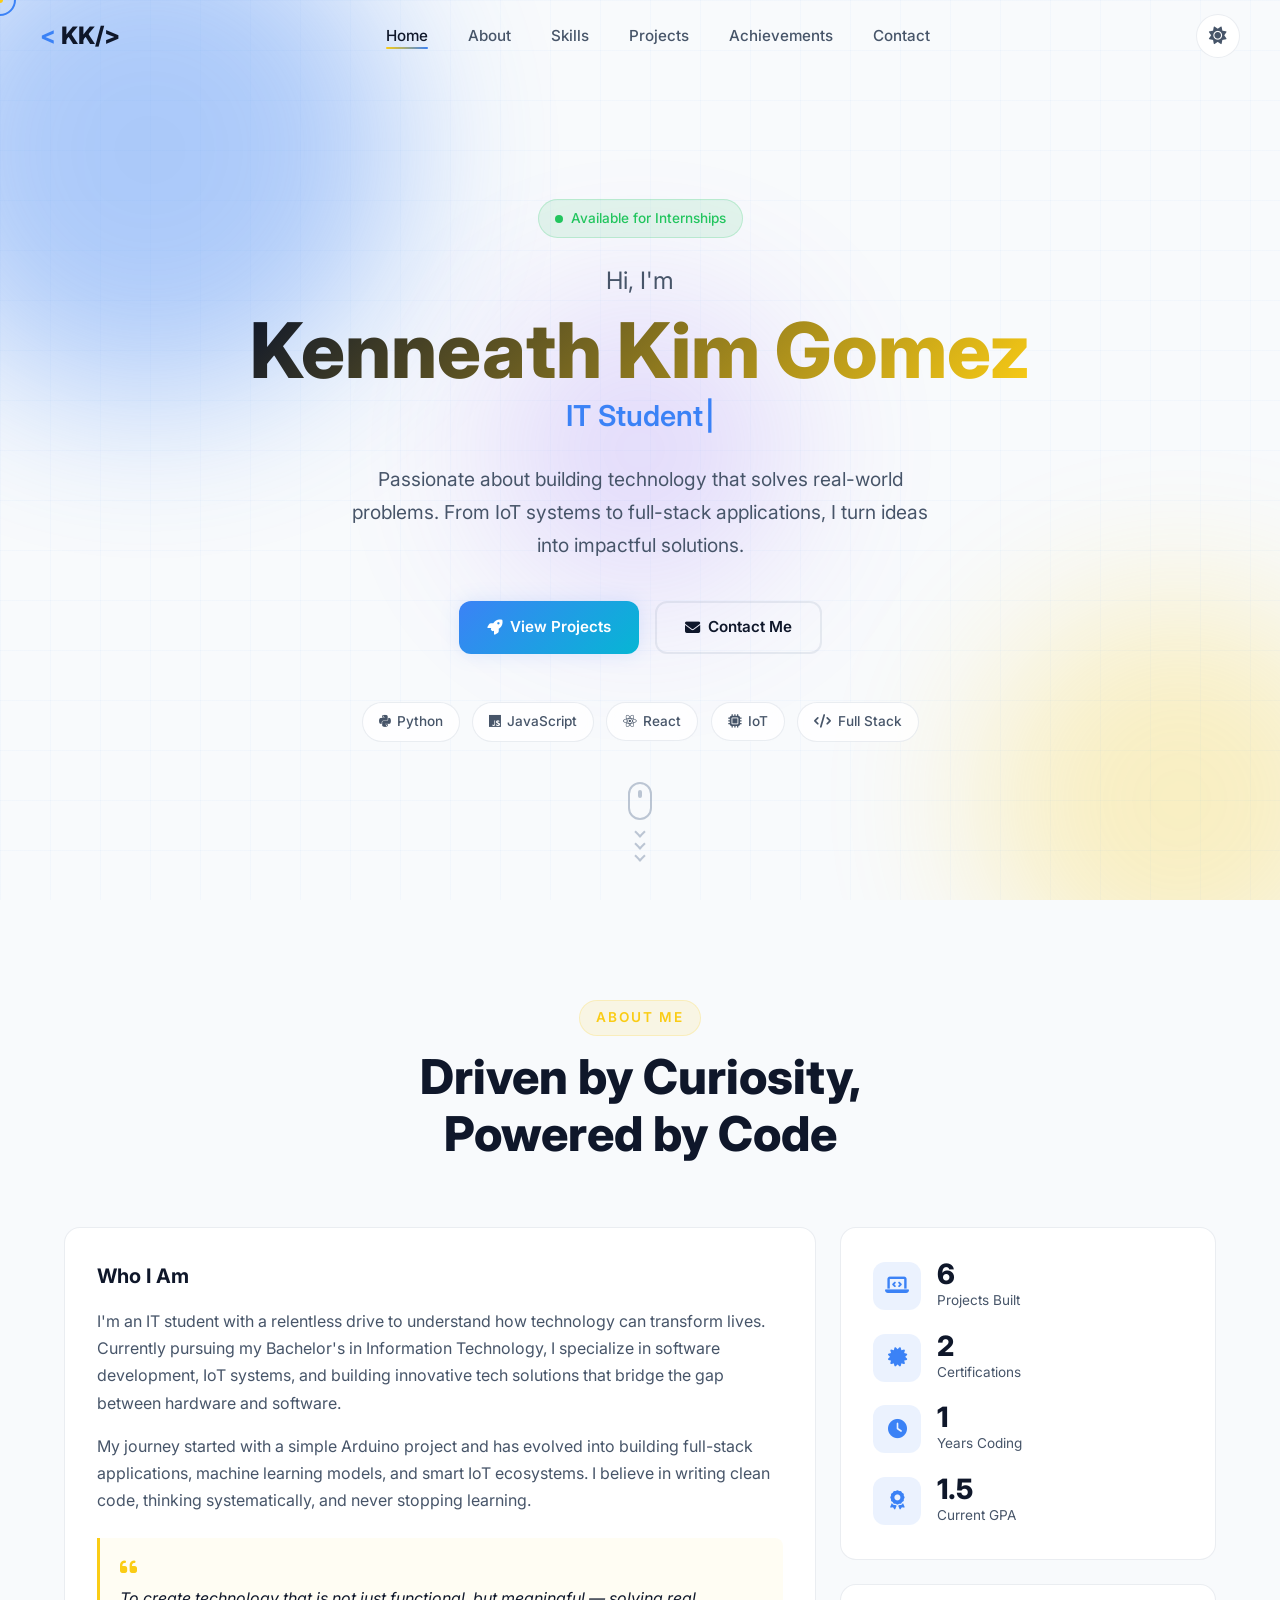
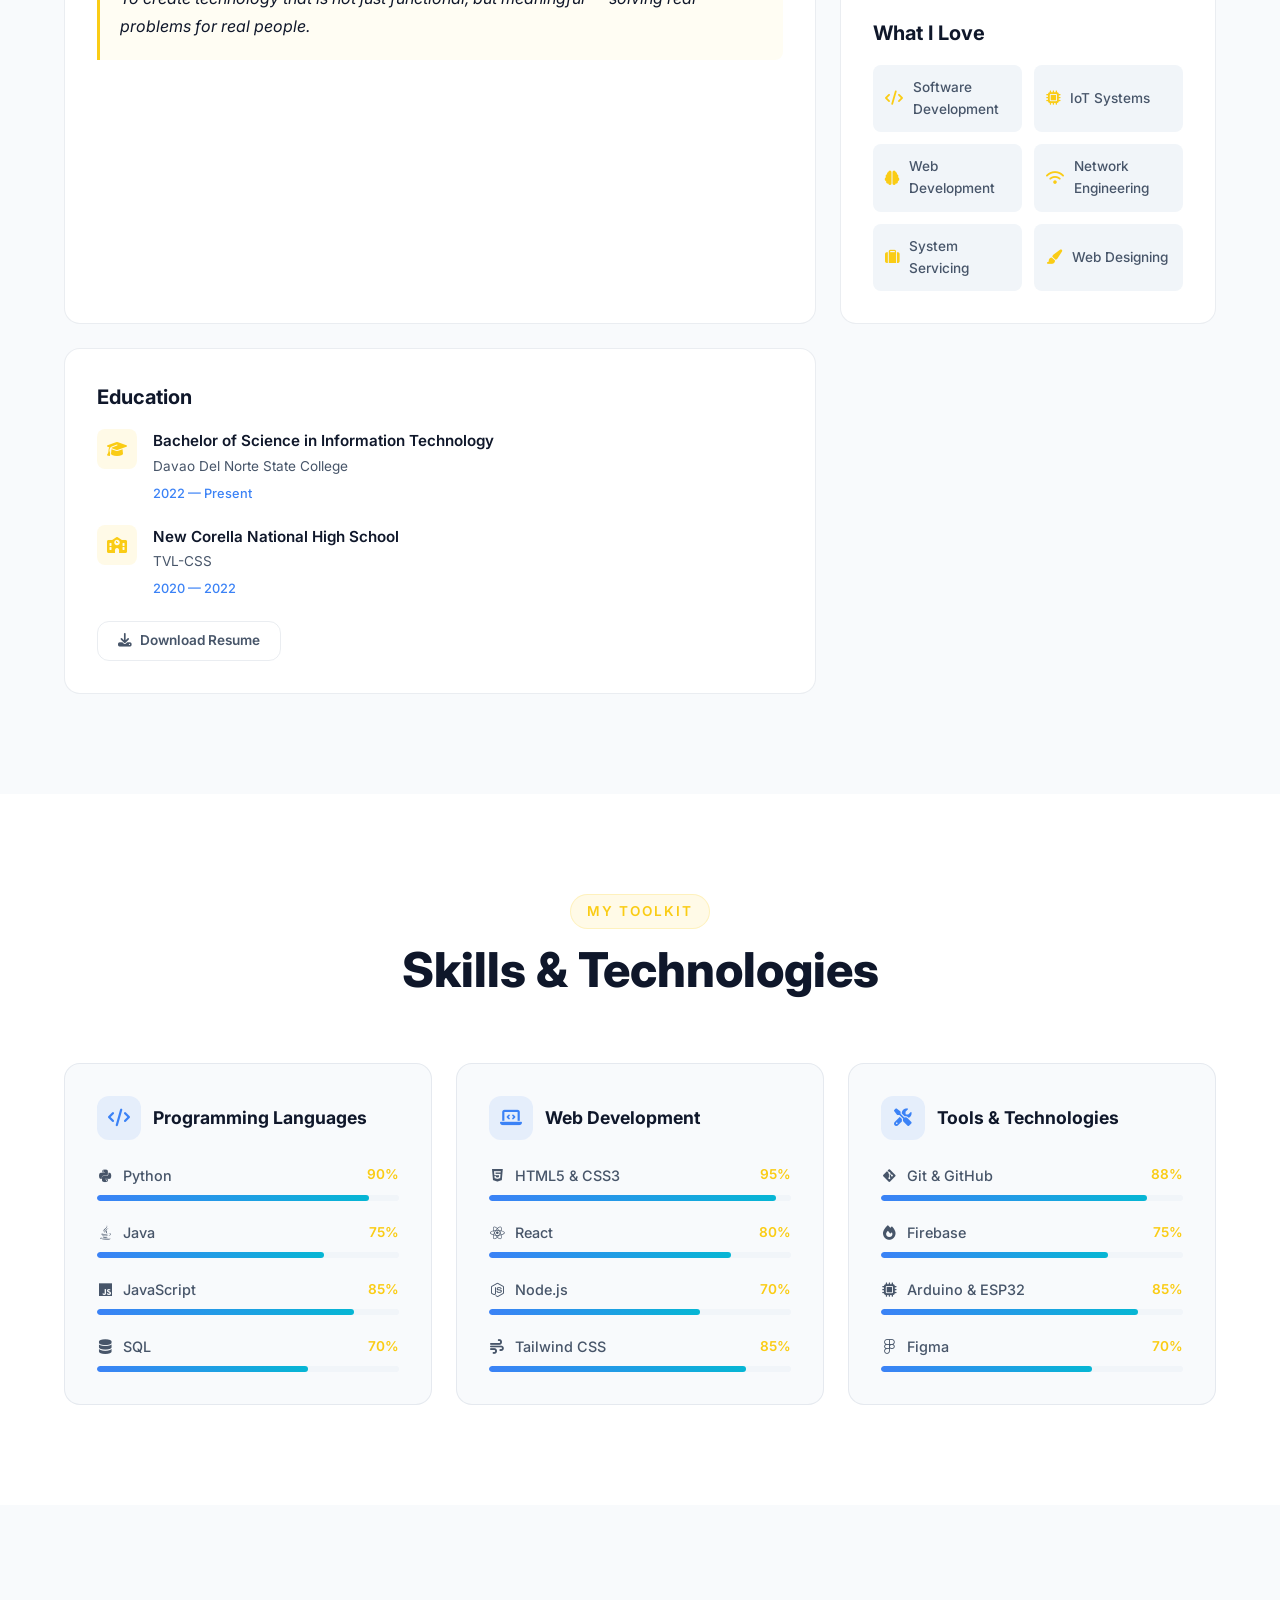
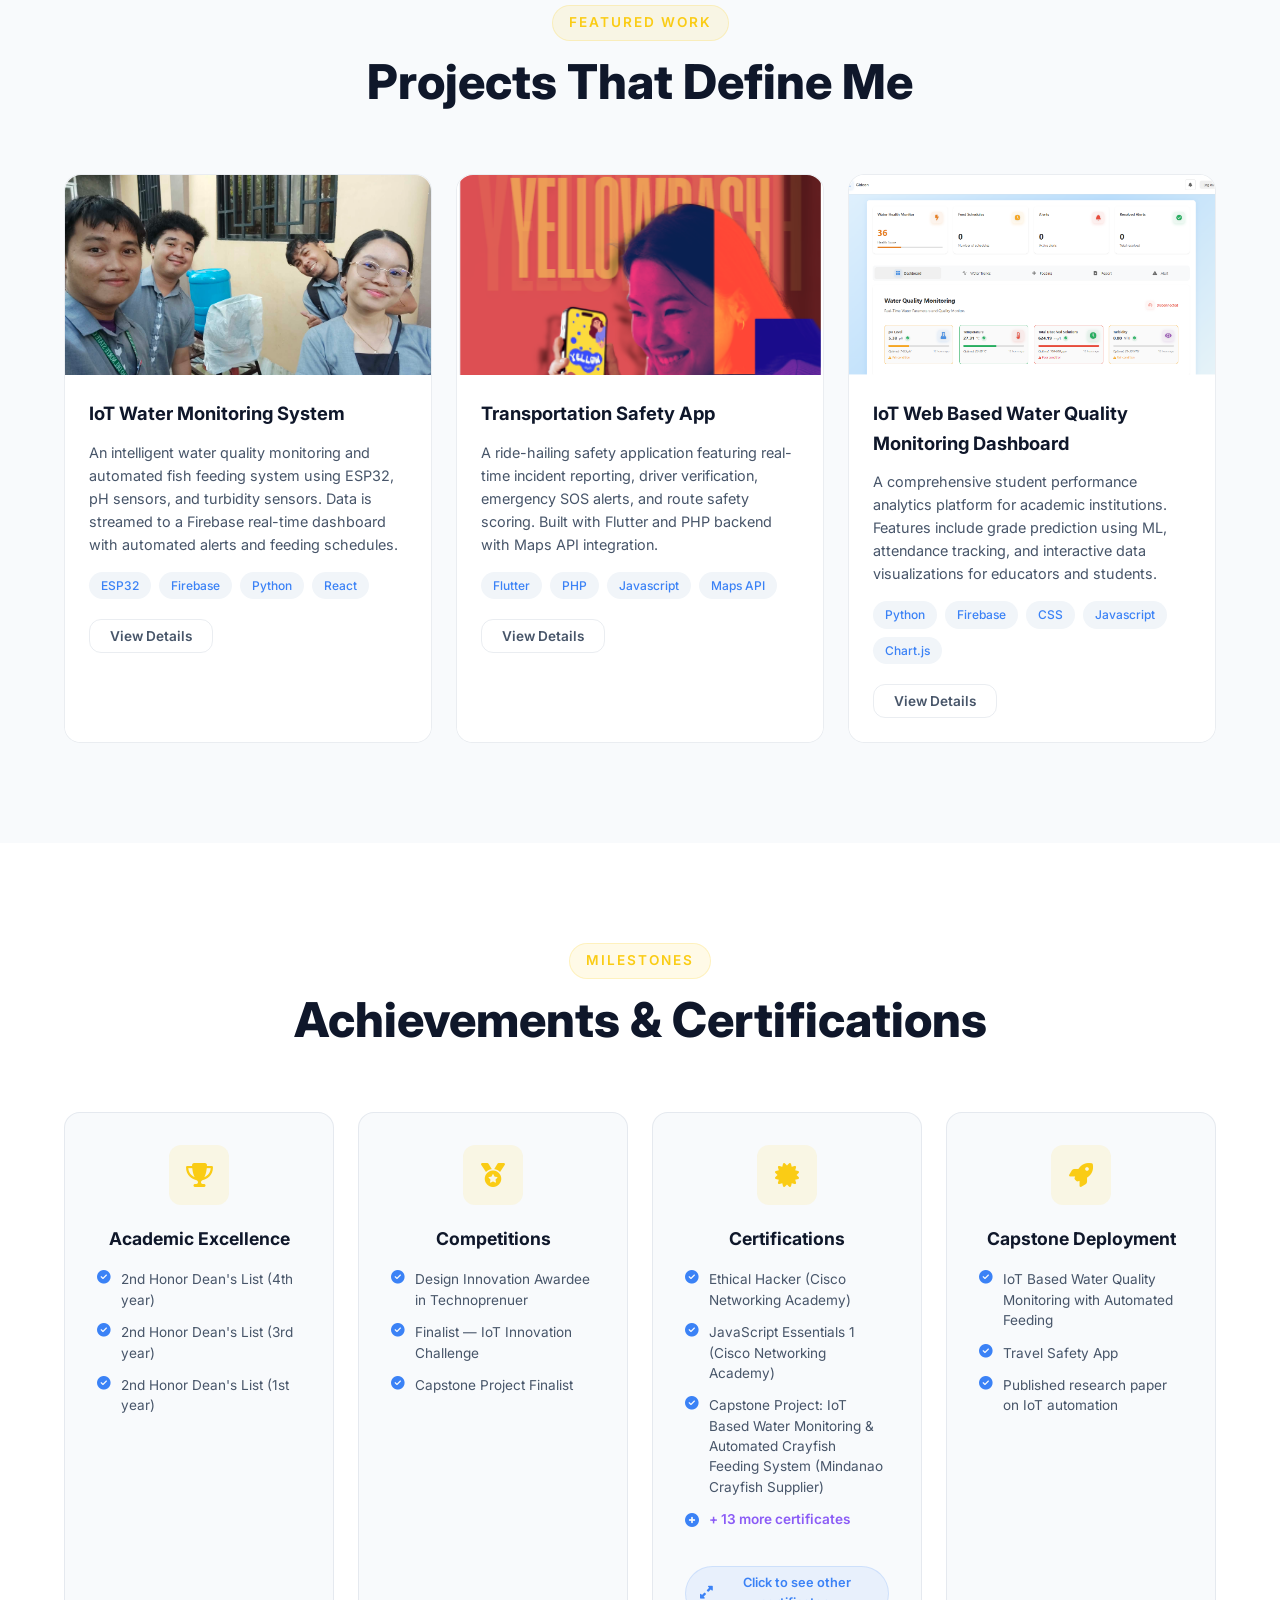
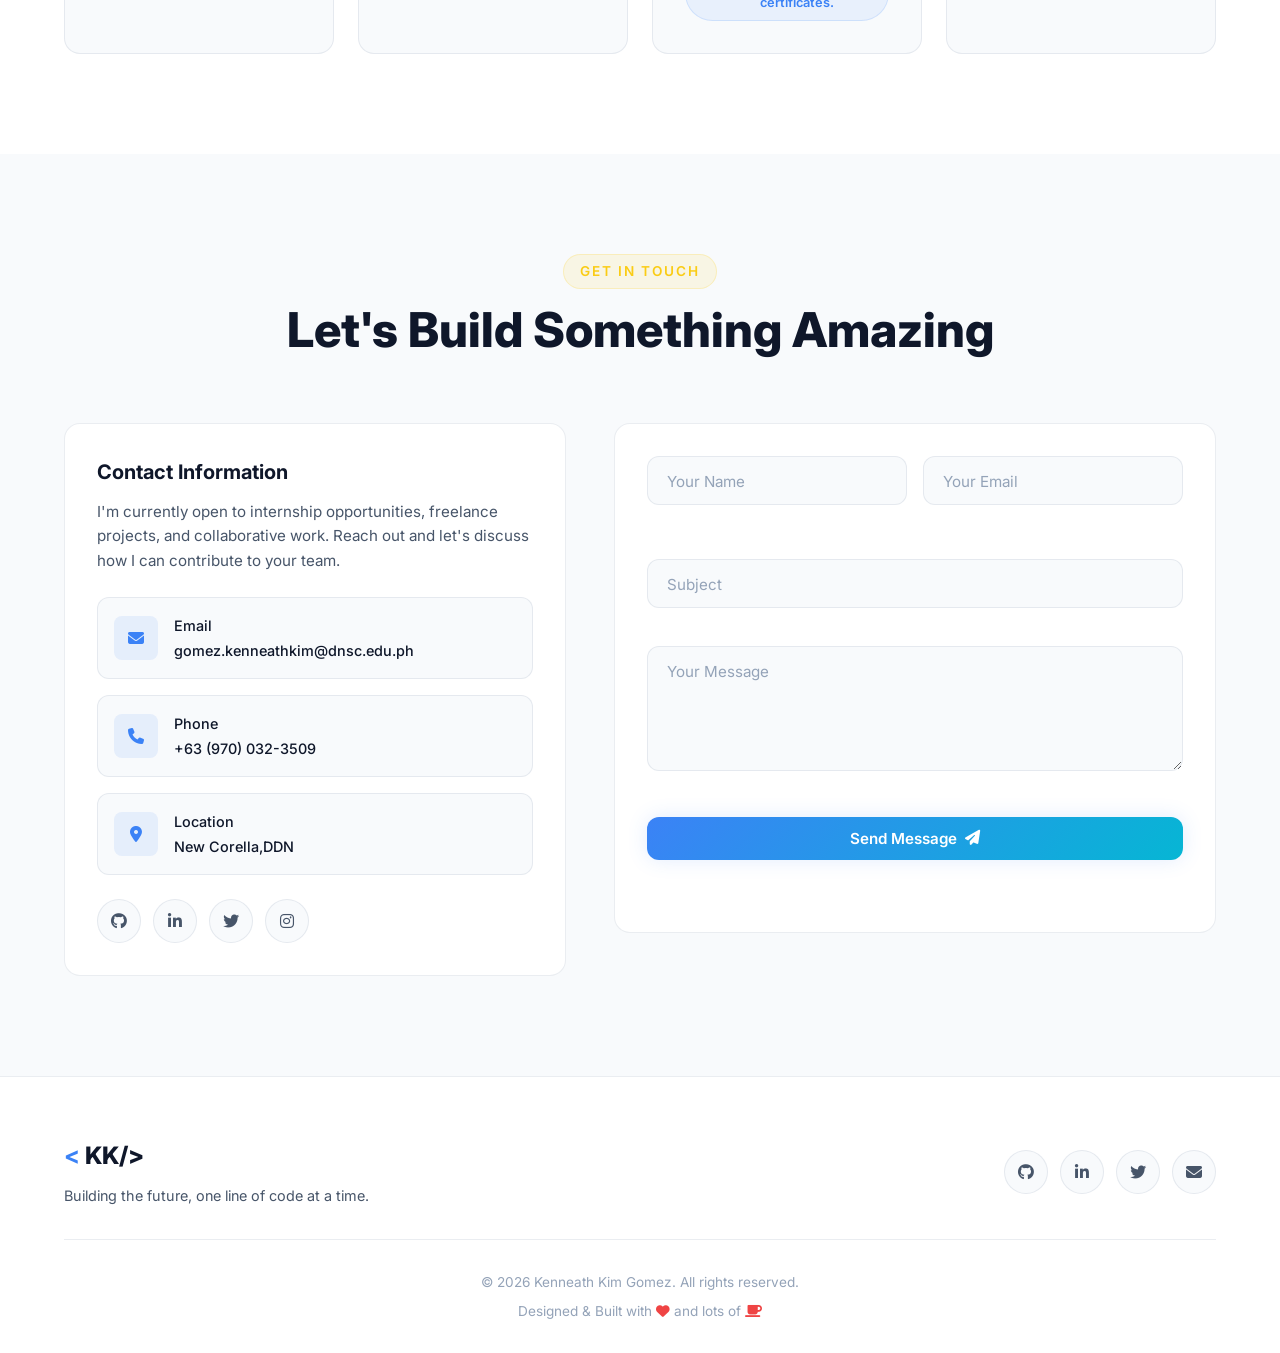
<file: index.html>
<!DOCTYPE html>
<html lang="en">

<head>
  <meta charset="UTF-8">
  <meta name="viewport" content="width=device-width, initial-scale=1.0">
  <meta name="description"
    content="Portfolio of an aspiring IT student and software developer specializing in IoT, web development, and innovative tech solutions.">
  <meta name="keywords" content="IT Student, Software Developer, Portfolio, IoT, Web Development, React, Python">
  <meta name="author" content="Kenneath Kim D. Gomez">
  <meta name="theme-color" content="#0f172a">
  <title>Kenneath Kim Gomez | IT Student & Aspiring Developer</title>
  <link rel="stylesheet" href="styles.css">
  <link rel="stylesheet" href="https://cdnjs.cloudflare.com/ajax/libs/font-awesome/6.4.0/css/all.min.css">
  <link rel="preconnect" href="https://fonts.googleapis.com">
  <link rel="preconnect" href="https://fonts.gstatic.com" crossorigin>
  <link href="https://fonts.googleapis.com/css2?family=Inter:wght@300;400;500;600;700;800&display=swap"
    rel="stylesheet">
</head>

<body>
  <!-- Preloader -->
  <div id="preloader" class="preloader">
    <div class="preloader-content">
      <div class="preloader-name">;</div>
      <div class="preloader-bar">
        <div class="preloader-progress"></div>
      </div>
    </div>
  </div>

  <!-- Custom Cursor -->
  <div class="cursor-dot"></div>
  <div class="cursor-outline"></div>

  <!-- Navigation -->
  <nav class="navbar" id="navbar">
    <div class="nav-container">
      <a href="#hero" class="nav-logo">
        <span class="logo-bracket">
          < </span>KK<span class="logo-bracket"></span>/>
      </a>
      <ul class="nav-menu" id="nav-menu">
        <li><a href="#hero" class="nav-link">Home</a></li>
        <li><a href="#about" class="nav-link">About</a></li>
        <li><a href="#skills" class="nav-link">Skills</a></li>
        <li><a href="#projects" class="nav-link">Projects</a></li>
        <li><a href="#achievements" class="nav-link">Achievements</a></li>
        <li><a href="#contact" class="nav-link">Contact</a></li>
      </ul>
      <div class="nav-actions">
        <button id="theme-toggle" class="theme-toggle" aria-label="Toggle dark/light mode">
          <i class="fas fa-moon"></i>
        </button>
        <div class="nav-toggle" id="nav-toggle" aria-label="Toggle navigation menu">
          <span></span>
          <span></span>
          <span></span>
        </div>
      </div>
    </div>
  </nav>

  <!-- Hero Section -->
  <section id="hero" class="hero">
    <div class="hero-bg">
      <div class="gradient-orb orb-1"></div>
      <div class="gradient-orb orb-2"></div>
      <div class="gradient-orb orb-3"></div>
      <div class="grid-overlay"></div>
    </div>
    <div class="hero-container">
      <div class="hero-badge fade-in">
        <span class="badge-dot"></span>
        Available for Internships
      </div>
      <h1 class="hero-title fade-in">
        <span class="title-greeting">Hi, I'm</span>
        <span class="title-name">Kenneath Kim Gomez</span>
      </h1>
      <div class="hero-role fade-in">
        <span class="role-text" id="typewriter"></span>
        <span class="role-cursor">|</span>
      </div>
      <p class="hero-tagline fade-in">
        Passionate about building technology that solves real-world problems.
        From IoT systems to full-stack applications, I turn ideas into impactful solutions.
      </p>
      <div class="hero-buttons fade-in">
        <a href="#projects" class="btn btn-primary">
          <i class="fas fa-rocket"></i>
          View Projects
        </a>
        <a href="#contact" class="btn btn-secondary">
          <i class="fas fa-envelope"></i>
          Contact Me
        </a>
      </div>
      <div class="tech-pills fade-in">
        <span class="pill"><i class="fab fa-python"></i>Python</span>
        <span class="pill"><i class="fab fa-js"></i>JavaScript</span>
        <span class="pill"><i class="fab fa-react"></i>React</span>
        <span class="pill"><i class="fas fa-microchip"></i>IoT</span>
        <span class="pill"><i class="fas fa-code"></i>Full Stack</span>
      </div>
    </div>
    <a href="#about" class="scroll-indicator" aria-label="Scroll down">
      <div class="mouse">
        <div class="wheel"></div>
      </div>
      <div class="arrow">
        <span></span>
        <span></span>
        <span></span>
      </div>
    </a>
  </section>

  <!-- About Section -->
  <section id="about" class="about">
    <div class="container">
      <div class="section-header fade-in">
        <span class="section-tag">About Me</span>
        <h2 class="section-title">Driven by Curiosity,<br>Powered by Code</h2>
      </div>
      <div class="about-grid">
        <div class="about-card about-bio fade-in">
          <div class="card-glow"></div>
          <h3>Who I Am</h3>
          <p>
            I'm an IT student with a relentless drive to understand how technology can transform lives.
            Currently pursuing my Bachelor's in Information Technology, I specialize in software development,
            IoT systems, and building innovative tech solutions that bridge the gap between hardware and software.
          </p>
          <p>
            My journey started with a simple Arduino project and has evolved into building full-stack applications,
            machine learning models, and smart IoT ecosystems. I believe in writing clean code, thinking systematically,
            and never stopping learning.
          </p>
          <div class="about-mission">
            <i class="fas fa-quote-left"></i>
            <p>To create technology that is not just functional, but meaningful — solving real problems for real people.
            </p>
          </div>
        </div>
        <div class="about-card about-stats fade-in">
          <div class="stat-item">
            <div class="stat-icon"><i class="fas fa-laptop-code"></i></div>
            <div class="stat-info">
              <span class="counter" data-target="15">3</span>
              <span class="stat-label">Projects Built</span>
            </div>
          </div>
          <div class="stat-item">
            <div class="stat-icon"><i class="fas fa-certificate"></i></div>
            <div class="stat-info">
              <span class="counter" data-target="6">4+</span>
              <span class="stat-label">Certifications</span>
            </div>
          </div>
          <div class="stat-item">
            <div class="stat-icon"><i class="fas fa-clock"></i></div>
            <div class="stat-info">
              <span class="counter" data-target="3">4+</span>
              <span class="stat-label">Years Coding</span>
            </div>
          </div>
          <div class="stat-item">
            <div class="stat-icon"><i class="fas fa-award"></i></div>
            <div class="stat-info">
              <span class="counter" data-target="3.8">89.46</span>
              <span class="stat-label">Current GPA</span>
            </div>
          </div>
        </div>
        <div class="about-card about-interests fade-in">
          <h3>What I Love</h3>
          <div class="interests-grid">
            <div class="interest-item">
              <i class="fas fa-code"></i>
              <span>Software Development</span>
            </div>
            <div class="interest-item">
              <i class="fas fa-microchip"></i>
              <span>IoT Systems</span>
            </div>
            <div class="interest-item">
              <i class="fas fa-brain"></i>
              <span>Web Development</span>
            </div>
            <div class="interest-item">
              <i class="fas fa-wifi"></i>
              <span>Network Engineering</span>
            </div>
            <div class="interest-item">
              <i class="fas fa-suitcase"></i>
              <span>System Servicing</span>
            </div>
            <div class="interest-item">
              <i class="fas fa-paint-brush"></i>
              <span>Web Designing</span>
            </div>
          </div>
        </div>
        <div class="about-card about-edu fade-in">
          <h3>Education</h3>
          <div class="edu-item">
            <div class="edu-icon"><i class="fas fa-graduation-cap"></i></div>
            <div class="edu-info">
              <h4>Bachelor of Science in Information Technology</h4>
              <p>Davao Del Norte State College</p>
              <span class="edu-year">2022 — Present</span>
            </div>
          </div>
          <div class="edu-item">
            <div class="edu-icon"><i class="fas fa-school"></i></div>
            <div class="edu-info">
              <h4>New Corella National High School</h4>
              <p>TVL-CSS</p>
              <span class="edu-year">2020 — 2022</span>
            </div>
          </div>
          <a href="resume.pdf" class="btn btn-outline btn-sm" download="Kenneath_Kim_Gomez_Resume.pdf">
            <i class="fas fa-download"></i>
            Download Resume
          </a>
        </div>
      </div>
    </div>
  </section>

  <!-- Skills Section -->
  <section id="skills" class="skills">
    <div class="container">
      <div class="section-header fade-in">
        <span class="section-tag">My Toolkit</span>
        <h2 class="section-title">Skills & Technologies</h2>
      </div>
      <div class="skills-grid">
        <div class="skill-category fade-in">
          <div class="skill-header">
            <div class="skill-icon"><i class="fas fa-code"></i></div>
            <h3>Programming Languages</h3>
          </div>
          <div class="skill-items">
            <div class="skill-item">
              <div class="skill-info">
                <span><i class="fab fa-python"></i> Python</span>
                <span class="skill-percent">90%</span>
              </div>
              <div class="skill-bar">
                <div class="skill-progress" style="width: 90%"></div>
              </div>
            </div>
            <div class="skill-item">
              <div class="skill-info">
                <span><i class="fab fa-java"></i> Java</span>
                <span class="skill-percent">75%</span>
              </div>
              <div class="skill-bar">
                <div class="skill-progress" style="width: 75%"></div>
              </div>
            </div>
            <div class="skill-item">
              <div class="skill-info">
                <span><i class="fab fa-js"></i> JavaScript</span>
                <span class="skill-percent">85%</span>
              </div>
              <div class="skill-bar">
                <div class="skill-progress" style="width: 85%"></div>
              </div>
            </div>
            <div class="skill-item">
              <div class="skill-info">
                <span><i class="fas fa-database"></i> SQL</span>
                <span class="skill-percent">70%</span>
              </div>
              <div class="skill-bar">
                <div class="skill-progress" style="width: 70%"></div>
              </div>
            </div>
          </div>
        </div>
        <div class="skill-category fade-in">
          <div class="skill-header">
            <div class="skill-icon"><i class="fas fa-laptop-code"></i></div>
            <h3>Web Development</h3>
          </div>
          <div class="skill-items">
            <div class="skill-item">
              <div class="skill-info">
                <span><i class="fab fa-html5"></i> HTML5 & CSS3</span>
                <span class="skill-percent">95%</span>
              </div>
              <div class="skill-bar">
                <div class="skill-progress" style="width: 95%"></div>
              </div>
            </div>
            <div class="skill-item">
              <div class="skill-info">
                <span><i class="fab fa-react"></i> React</span>
                <span class="skill-percent">80%</span>
              </div>
              <div class="skill-bar">
                <div class="skill-progress" style="width: 80%"></div>
              </div>
            </div>
            <div class="skill-item">
              <div class="skill-info">
                <span><i class="fab fa-node-js"></i> Node.js</span>
                <span class="skill-percent">70%</span>
              </div>
              <div class="skill-bar">
                <div class="skill-progress" style="width: 70%"></div>
              </div>
            </div>
            <div class="skill-item">
              <div class="skill-info">
                <span><i class="fas fa-wind"></i> Tailwind CSS</span>
                <span class="skill-percent">85%</span>
              </div>
              <div class="skill-bar">
                <div class="skill-progress" style="width: 85%"></div>
              </div>
            </div>
          </div>
        </div>
        <div class="skill-category fade-in">
          <div class="skill-header">
            <div class="skill-icon"><i class="fas fa-tools"></i></div>
            <h3>Tools & Technologies</h3>
          </div>
          <div class="skill-items">
            <div class="skill-item">
              <div class="skill-info">
                <span><i class="fab fa-git-alt"></i> Git & GitHub</span>
                <span class="skill-percent">88%</span>
              </div>
              <div class="skill-bar">
                <div class="skill-progress" style="width: 88%"></div>
              </div>
            </div>
            <div class="skill-item">
              <div class="skill-info">
                <span><i class="fas fa-fire"></i> Firebase</span>
                <span class="skill-percent">75%</span>
              </div>
              <div class="skill-bar">
                <div class="skill-progress" style="width: 75%"></div>
              </div>
            </div>
            <div class="skill-item">
              <div class="skill-info">
                <span><i class="fas fa-microchip"></i> Arduino & ESP32</span>
                <span class="skill-percent">85%</span>
              </div>
              <div class="skill-bar">
                <div class="skill-progress" style="width: 85%"></div>
              </div>
            </div>
            <div class="skill-item">
              <div class="skill-info">
                <span><i class="fab fa-figma"></i> Figma</span>
                <span class="skill-percent">70%</span>
              </div>
              <div class="skill-bar">
                <div class="skill-progress" style="width: 70%"></div>
              </div>
            </div>
          </div>
        </div>
      </div>
    </div>
  </section>

  <!-- Projects Section -->
  <section id="projects" class="projects">
    <div class="container">
      <div class="section-header fade-in">
        <span class="section-tag">Featured Work</span>
        <h2 class="section-title">Projects That Define Me</h2>
      </div>
      <div class="projects-grid">
        <!-- Project 1 -->
        <article class="project-card fade-in flip-card" data-tilt>
          <div class="flip-card-inner">
            <div class="flip-card-front">
              <div class="project-image">
                <img src="638617543_1287436399914125_826527754000528588_n.jpg" alt="IoT Water Monitoring System"
                  style="width: 100%; height: 100%; object-fit: cover; display: block; aspect-ratio: 16/9;">
                <div class="project-overlay">
                  <a href="404.html" class="project-link" aria-label="View GitHub repository">
                    <i class="fab fa-github"></i>
                  </a>
                  <a href="#" class="project-link" aria-label="View live demo">
                    <i class="fas fa-external-link-alt"></i>
                  </a>
                </div>
              </div>
              <div class="project-content">
                <h3>IoT Water Monitoring System</h3>
                <p>
                  An intelligent water quality monitoring and automated fish feeding system using ESP32,
                  pH sensors, and turbidity sensors. Data is streamed to a Firebase real-time dashboard
                  with automated alerts and feeding schedules.
                </p>
                <div class="project-tech">
                  <span>ESP32</span>
                  <span>Firebase</span>
                  <span>Python</span>
                  <span>React</span>
                </div>
                <button class="btn btn-outline btn-sm flip-btn">View Details</button>
              </div>
            </div>
            <div class="flip-card-back">
              <h3>IoT Water Monitoring System</h3>
              <p>
                This project addresses the challenges of maintaining optimal water quality in aquaculture.
                By integrating ESP32 microcontrollers with various sensors, the system ensures a healthy
                environment for aquatic life. The automated feeding mechanism is synchronized with real-time
                data, reducing waste and improving efficiency.
              </p>
              <button class="btn btn-outline btn-sm flip-btn-back">Go Back</button>
            </div>
          </div>
        </article>

        <!-- Project 2 -->
        <article class="project-card fade-in flip-card" data-tilt>
          <div class="flip-card-inner">
            <div class="flip-card-front">
              <div class="project-image">
                <img src="image.png" alt="Transportation Safety App"
                  style="width: 100%; height: 100%; object-fit: cover; display: block; aspect-ratio: 16/9;">
                <div class="project-overlay">
                  <a href="404.html" class="project-link" aria-label="View GitHub repository">
                    <i class="fab fa-github"></i>
                  </a>
                  <a href="https://sample-website-project-techno.my.canva.site/website-yellowdash" class="project-link"
                    aria-label="View live demo">
                    <i class="fas fa-external-link-alt"></i>
                  </a>
                </div>
              </div>
              <div class="project-content">
                <h3>Transportation Safety App</h3>
                <p>
                  A ride-hailing safety application featuring real-time incident reporting,
                  driver verification, emergency SOS alerts, and route safety scoring.
                  Built with Flutter and PHP backend with Maps API integration.
                </p>
                <div class="project-tech">
                  <span>Flutter</span>
                  <span>PHP</span>
                  <span>Javascript</span>
                  <span>Maps API</span>
                </div>
                <button class="btn btn-outline btn-sm flip-btn">View Details</button>
              </div>
            </div>
            <div class="flip-card-back">
              <h3>Transportation Safety App</h3>
              <p>
                Developed to enhance commuter security, this app leverages geolocation and real-time
                communication. The integration of emergency SOS and route scoring provides users with
                peace of mind. Overcoming the challenges of real-time mapping was a key achievement
                in this project.
              </p>
              <button class="btn btn-outline btn-sm flip-btn-back">Go Back</button>
            </div>
          </div>
        </article>

        <!-- Project 3 -->
        <article class="project-card fade-in flip-card" data-tilt>
          <div class="flip-card-inner">
            <div class="flip-card-front">
              <div class="project-image">
                <img src="3.png" alt="IoT Web Based Water Quality Monitoring Dashboard"
                  style="width: 100%; height: 100%; object-fit: cover; display: block; aspect-ratio: 16/9;">
                <div class="project-overlay">
                  <a href="404.html" class="project-link" aria-label="View GitHub repository">
                    <i class="fab fa-github"></i>
                  </a>
                  <a href="" class="project-link" aria-label="View live demo">
                    <i class="fas fa-external-link-alt"></i>
                  </a>
                </div>
              </div>
              <div class="project-content">
                <h3>IoT Web Based Water Quality Monitoring Dashboard</h3>
                <p>
                  A comprehensive student performance analytics platform for academic institutions.
                  Features include grade prediction using ML, attendance tracking,
                  and interactive data visualizations for educators and students.
                </p>
                <div class="project-tech">
                  <span>Python</span>
                  <span>Firebase</span>
                  <span>CSS</span>
                  <span>Javascript</span>
                  <span>Chart.js</span>
                </div>
                <button class="btn btn-outline btn-sm flip-btn">View Details</button>
              </div>
            </div>
            <div class="flip-card-back">
              <h3>IoT Web Based Dashboard</h3>
              <p>
                This analytics dashboard translates raw IoT and ML data into actionable insights.
                By employing Chart.js and Firebase, it delivers an interactive, real-time experience
                that helps educators track performance trends and predict student outcomes with high accuracy.
              </p>
              <button class="btn btn-outline btn-sm flip-btn-back">Go Back</button>
            </div>
          </div>
        </article>
      </div>
    </div>
  </section>

  <!-- Achievements Section -->
  <section id="achievements" class="achievements">
    <div class="container">
      <div class="section-header fade-in">
        <span class="section-tag">Milestones</span>
        <h2 class="section-title">Achievements & Certifications</h2>
      </div>
      <div class="achievements-grid">
        <!-- Academic -->
        <div class="achievement-card fade-in">
          <div class="achievement-icon">
            <i class="fas fa-trophy"></i>
          </div>
          <h3>Academic Excellence</h3>
          <ul class="achievement-list">
            <li>
              <i class="fas fa-check-circle"></i>
              <span>2nd Honor Dean's List (4th year)</span>
            </li>
            <li>
              <i class="fas fa-check-circle"></i>
              <span>2nd Honor Dean's List (3rd year)</span>
            </li>
            <li>
              <i class="fas fa-check-circle"></i>
              <span>2nd Honor Dean's List (1st year)</span>
            </li>
          </ul>
        </div>

        <!-- Competitions -->
        <div class="achievement-card fade-in">
          <div class="achievement-icon">
            <i class="fas fa-medal"></i>
          </div>
          <h3>Competitions</h3>
          <ul class="achievement-list">
            <li>
              <i class="fas fa-check-circle"></i>
              <span>Design Innovation Awardee in Technoprenuer</span>
            </li>
            <li>
              <i class="fas fa-check-circle"></i>
              <span>Finalist — IoT Innovation Challenge</span>
            </li>
            <li>
              <i class="fas fa-check-circle"></i>
              <span>Capstone Project Finalist </span>
            </li>
          </ul>
        </div>

        <!-- Certifications -->
        <div class="achievement-card fade-in certifications-card" id="certifications-trigger" tabindex="0">
          <div class="achievement-icon">
            <i class="fas fa-certificate"></i>
          </div>
          <h3>Certifications</h3>
          <ul class="achievement-list" id="achievements-cert-list">
            <!-- Populated dynamically via JS from IndexedDB -->
          </ul>
          <div class="click-hint">
            <i class="fas fa-expand-alt"></i> Click to see other certificates.
          </div>
        </div>

        <!-- Capstone -->
        <div class="achievement-card fade-in">
          <div class="achievement-icon">
            <i class="fas fa-rocket"></i>
          </div>
          <h3>Capstone Deployment</h3>
          <ul class="achievement-list">
            <li>
              <i class="fas fa-check-circle"></i>
              <span>IoT Based Water Quality Monitoring with Automated Feeding</span>
            </li>
            <li>
              <i class="fas fa-check-circle"></i>
              <span>Travel Safety App</span>
            </li>
            <li>
              <i class="fas fa-check-circle"></i>
              <span>Published research paper on IoT automation</span>
            </li>
          </ul>
        </div>
      </div>
    </div>
  </section>

  <!-- Contact Section -->
  <section id="contact" class="contact">
    <div class="container">
      <div class="section-header fade-in">
        <span class="section-tag">Get In Touch</span>
        <h2 class="section-title">Let's Build Something Amazing</h2>
      </div>
      <div class="contact-grid">
        <div class="contact-info fade-in">
          <div class="contact-card">
            <h3>Contact Information</h3>
            <p>I'm currently open to internship opportunities, freelance projects, and collaborative work. Reach out and
              let's discuss how I can contribute to your team.</p>
            <div class="contact-items">
              <div class="contact-item">
                <div class="contact-item-icon">
                  <i class="fas fa-envelope"></i>
                </div>
                <div class="contact-item-info">
                  <span class="contact-item-label">Email</span>
                  <a href="mailto:gomez.kenneathkim@dnsc.edu.ph">gomez.kenneathkim@dnsc.edu.ph</a>
                </div>
              </div>
              <div class="contact-item">
                <div class="contact-item-icon">
                  <i class="fas fa-phone"></i>
                </div>
                <div class="contact-item-info">
                  <span class="contact-item-label">Phone</span>
                  <a href="tel:+639700323509">+63 (970) 032-3509</a>
                </div>
              </div>
              <div class="contact-item">
                <div class="contact-item-icon">
                  <i class="fas fa-map-marker-alt"></i>
                </div>
                <div class="contact-item-info">
                  <span class="contact-item-label">Location</span>
                  <span>New Corella,DDN</span>
                </div>
              </div>
            </div>
            <div class="contact-social">
              <a href="#" class="social-link" aria-label="GitHub">
                <i class="fab fa-github"></i>
              </a>
              <a href="#" class="social-link" aria-label="LinkedIn">
                <i class="fab fa-linkedin-in"></i>
              </a>
              <a href="#" class="social-link" aria-label="Twitter">
                <i class="fab fa-twitter"></i>
              </a>
              <a href="https://www.instagram.com/meowrrr.soju/" class="social-link" aria-label="Instagram">
                <i class="fab fa-instagram"></i>
              </a>
            </div>
          </div>
        </div>
        <div class="contact-form-wrapper fade-in">
          <form id="contact-form" class="contact-form" action="https://formsubmit.co/gomez.kenneathkim@dnsc.edu.ph"
            method="POST">
            <div class="form-row">
              <div class="form-group">
                <input type="text" name="name" id="name" placeholder=" " required>
                <label for="name">Your Name</label>
                <span class="form-error" id="name-error"></span>
              </div>
              <div class="form-group">
                <input type="email" name="email" id="email" placeholder=" " required>
                <label for="email">Your Email</label>
                <span class="form-error" id="email-error"></span>
              </div>
            </div>
            <div class="form-group">
              <input type="text" name="subject" id="subject" placeholder=" " required>
              <label for="subject">Subject</label>
              <span class="form-error" id="subject-error"></span>
            </div>
            <div class="form-group">
              <textarea name="message" id="message" placeholder=" " rows="5" required></textarea>
              <label for="message">Your Message</label>
              <span class="form-error" id="message-error"></span>
            </div>
            <button type="submit" class="btn btn-primary btn-full">
              <span class="btn-text">Send Message</span>
              <i class="fas fa-paper-plane"></i>
            </button>
            <div class="form-status" id="form-status"></div>
          </form>
        </div>
      </div>
    </div>
  </section>

  <!-- Footer -->
  <footer class="footer">
    <div class="container">
      <div class="footer-content">
        <div class="footer-brand">
          <a href="#hero" class="footer-logo">
            <span class="logo-bracket">
              < </span>KK<span class="logo-bracket"></span>/>
          </a>
          <p>Building the future, one line of code at a time.</p>
        </div>
        <div class="footer-social">
          <a href="#" aria-label="GitHub"><i class="fab fa-github"></i></a>
          <a href="#" aria-label="LinkedIn"><i class="fab fa-linkedin-in"></i></a>
          <a href="#" aria-label="Twitter"><i class="fab fa-twitter"></i></a>
          <a href="#" aria-label="Email"><i class="fas fa-envelope"></i></a>
        </div>
      </div>
      <div class="footer-bottom">
        <p>&copy; 2026 Kenneath Kim Gomez. All rights reserved.</p>
        <p class="footer-credit">Designed & Built with <i class="fas fa-heart"></i> and lots of <i
            class="fas fa-coffee"></i></p>
      </div>
    </div>
  </footer>

  <!-- Certificates Modal -->
  <div id="certificates-modal" class="modal" role="dialog" aria-modal="true" aria-labelledby="modal-title">
    <div class="modal-backdrop"></div>
    <div class="modal-container">
      <button class="modal-close" id="modal-close" aria-label="Close modal">
        <i class="fas fa-times"></i>
      </button>
      <div class="modal-header">
        <div class="modal-badge"><i class="fas fa-award"></i> Professional Portfolio</div>
        <h2 id="modal-title" class="modal-title">Verified Credentials</h2>
        <p class="modal-subtitle">Browse industry certifications, academic awards, and seminar credentials</p>

        <!-- Summary Stats Board -->
        <div class="modal-stats" id="modal-stats">
          <div class="stat-card">
            <span class="stat-num" id="stat-total-count">0</span>
            <span class="stat-label-text">Total Badges</span>
          </div>
          <div class="stat-card">
            <span class="stat-num" id="stat-tech-count">0</span>
            <span class="stat-label-text">Tech Certs</span>
          </div>
          <div class="stat-card">
            <span class="stat-num" id="stat-acad-count">0</span>
            <span class="stat-label-text">Academic & Workshops</span>
          </div>
        </div>

        <!-- Controls Container (Search + Filter) -->
        <div class="modal-controls">
          <div class="search-box-wrapper">
            <i class="fas fa-search search-icon"></i>
            <input type="text" id="cert-search" class="cert-search-input"
              placeholder="Search title, issuer, or skills...">
            <button id="clear-search-btn" class="clear-search-btn hidden" aria-label="Clear search">
              <i class="fas fa-times"></i>
            </button>
          </div>

          <div class="filter-pills" id="filter-pills">
            <button class="filter-pill active" data-category="all">All</button>
            <button class="filter-pill" data-category="cisco">Cisco</button>
            <button class="filter-pill" data-category="security">Security</button>
            <button class="filter-pill" data-category="development">Development</button>
            <button class="filter-pill" data-category="workshop">Workshops</button>
            <button class="filter-pill" data-category="academic">Academic</button>
          </div>
        </div>
      </div>
      <div class="modal-body">
        <!-- Dynamic Grid Container -->
        <div class="modal-grid" id="cert-grid">
          <!-- Populated dynamically via JS -->
        </div>
      </div>
    </div>
  </div>

  <!-- Certificate Image Lightbox -->
  <div id="certificate-lightbox" class="lightbox" role="dialog" aria-modal="true" aria-labelledby="lightbox-title-text">
    <div class="lightbox-backdrop" id="lightbox-backdrop"></div>
    <div class="lightbox-container">
      <button class="lightbox-close" id="lightbox-close" aria-label="Close preview">
        <i class="fas fa-times"></i>
      </button>
      <div class="lightbox-body">
        <div class="lightbox-content" id="lightbox-content">
          <!-- Dynamic image or CSS-rendered template preview goes here -->
        </div>
      </div>
      <div class="lightbox-footer">
        <h3 id="lightbox-title-text">Certificate Title</h3>
        <p id="lightbox-issuer-text">Issuer</p>
      </div>
    </div>
  </div>

  <!-- Back to Top -->
  <button id="back-to-top" class="back-to-top" aria-label="Back to top">
    <i class="fas fa-arrow-up"></i>
  </button>

  <script src="script.js?v=5"></script>
</body>

</html>
</file>
<file: styles.css>
:root {
  --bg-primary: #0f172a;
  --bg-secondary: #1e293b;
  --bg-tertiary: #334155;
  --bg-glass: rgba(30, 41, 59, 0.7);
  --text-primary: #f8fafc;
  --text-secondary: #94a3b8;
  --text-muted: #64748b;
  --accent-yellow: #facc15;
  --accent-blue: #3b82f6;
  --accent-cyan: #06b6d4;
  --accent-violet: #8b5cf6;
  --border: rgba(148, 163, 184, 0.1);
  --border-hover: rgba(148, 163, 184, 0.2);
  --shadow-sm: 0 1px 2px 0 rgba(0, 0, 0, 0.3);
  --shadow-md: 0 4px 6px -1px rgba(0, 0, 0, 0.4);
  --shadow-lg: 0 10px 15px -3px rgba(0, 0, 0, 0.5);
  --shadow-glow-yellow: 0 0 20px rgba(250, 204, 21, 0.15);
  --shadow-glow-blue: 0 0 20px rgba(59, 130, 246, 0.15);
  --transition-base: 0.3s ease;
  --radius-sm: 8px;
  --radius-md: 12px;
  --radius-lg: 16px;
  --font-sans: 'Inter', -apple-system, BlinkMacSystemFont, sans-serif;
}

.light-mode {
  --bg-primary: #f8fafc;
  --bg-secondary: #ffffff;
  --bg-tertiary: #f1f5f9;
  --bg-glass: rgba(255, 255, 255, 0.8);
  --text-primary: #0f172a;
  --text-secondary: #475569;
  --text-muted: #94a3b8;
  --border: rgba(148, 163, 184, 0.2);
  --border-hover: rgba(148, 163, 184, 0.3);
  --shadow-sm: 0 1px 2px 0 rgba(0, 0, 0, 0.05);
  --shadow-md: 0 4px 6px -1px rgba(0, 0, 0, 0.1);
  --shadow-lg: 0 10px 15px -3px rgba(0, 0, 0, 0.1);
}

*, *::before, *::after { margin: 0; padding: 0; box-sizing: border-box; }
html { scroll-behavior: smooth; scroll-padding-top: 80px; }
body { font-family: var(--font-sans); font-size: 16px; line-height: 1.6; color: var(--text-primary); background: var(--bg-primary); overflow-x: hidden; -webkit-font-smoothing: antialiased; }
a { color: inherit; text-decoration: none; }
img { max-width: 100%; display: block; }
button { font-family: inherit; cursor: pointer; border: none; background: none; }
.container { max-width: 1200px; margin: 0 auto; padding: 0 24px; }

/* Preloader */
.preloader { position: fixed; inset: 0; background: var(--bg-primary); z-index: 9999; display: flex; align-items: center; justify-content: center; transition: opacity 0.5s ease, visibility 0.5s ease; }
.preloader.hidden { opacity: 0; visibility: hidden; pointer-events: none; }
.preloader-content { text-align: center; }
.preloader-name { font-size: 3rem; font-weight: 800; color: var(--accent-yellow); margin-bottom: 1.5rem; letter-spacing: 4px; animation: pulse 1.5s ease-in-out infinite; }
.preloader-bar { width: 200px; height: 3px; background: var(--bg-tertiary); border-radius: 3px; overflow: hidden; margin: 0 auto; }
.preloader-progress { height: 100%; background: linear-gradient(90deg, var(--accent-yellow), var(--accent-blue)); border-radius: 3px; animation: loadingBar 1.5s ease-in-out forwards; }
@keyframes loadingBar { 0% { width: 0; } 100% { width: 100%; } }
@keyframes pulse { 0%, 100% { opacity: 1; } 50% { opacity: 0.5; } }

/* Custom Cursor */
@media (pointer: fine) {
  .cursor-dot, .cursor-outline { position: fixed; top: 0; left: 0; transform: translate(-50%, -50%); border-radius: 50%; pointer-events: none; z-index: 10000; }
  .cursor-dot { width: 6px; height: 6px; background: var(--accent-yellow); }
  .cursor-outline { width: 32px; height: 32px; border: 2px solid var(--accent-blue); transition: width 0.2s ease, height 0.2s ease, background 0.2s ease; }
  .cursor-outline.hover { width: 48px; height: 48px; background: rgba(59, 130, 246, 0.1); border-color: var(--accent-yellow); }
}
@media (pointer: coarse) { .cursor-dot, .cursor-outline { display: none; } }

/* Navbar */
.navbar { position: fixed; top: 0; left: 0; right: 0; z-index: 1000; background: transparent; transition: background 0.3s ease, transform 0.3s ease, box-shadow 0.3s ease; padding: 0 24px; }
.navbar.scrolled { background: var(--bg-glass); backdrop-filter: blur(20px); -webkit-backdrop-filter: blur(20px); box-shadow: var(--shadow-md); border-bottom: 1px solid var(--border); }
.navbar.hidden { transform: translateY(-100%); }
.nav-container { max-width: 1200px; margin: 0 auto; display: flex; align-items: center; justify-content: space-between; height: 72px; }
.nav-logo { font-size: 1.5rem; font-weight: 800; color: var(--text-primary); }
.nav-logo:hover { color: var(--accent-yellow); }
.logo-bracket { color: var(--accent-blue); font-weight: 700; }
.nav-menu { display: flex; list-style: none; gap: 2.5rem; }
.nav-link { font-size: 0.95rem; font-weight: 500; color: var(--text-secondary); position: relative; transition: color 0.3s ease; padding: 4px 0; }
.nav-link::after { content: ''; position: absolute; bottom: 0; left: 0; width: 0; height: 2px; background: linear-gradient(90deg, var(--accent-yellow), var(--accent-blue)); border-radius: 2px; transition: width 0.3s ease; }
.nav-link:hover, .nav-link.active { color: var(--text-primary); }
.nav-link:hover::after, .nav-link.active::after { width: 100%; }
.nav-actions { display: flex; align-items: center; gap: 1rem; }
.theme-toggle { width: 44px; height: 44px; border-radius: 50%; border: 1px solid var(--border); background: var(--bg-secondary); color: var(--text-secondary); display: flex; align-items: center; justify-content: center; font-size: 1.1rem; transition: all 0.3s ease; }
.theme-toggle:hover { border-color: var(--accent-yellow); color: var(--accent-yellow); transform: rotate(15deg); }
.nav-toggle { display: none; flex-direction: column; gap: 5px; cursor: pointer; padding: 8px; }
.nav-toggle span { display: block; width: 24px; height: 2.5px; background: var(--text-primary); border-radius: 2px; transition: all 0.3s ease; }
.nav-toggle.active span:nth-child(1) { transform: rotate(-45deg) translate(-5px, 5px); }
.nav-toggle.active span:nth-child(2) { opacity: 0; }
.nav-toggle.active span:nth-child(3) { transform: rotate(45deg) translate(-5px, -5px); }

/* Buttons */
.btn { display: inline-flex; align-items: center; justify-content: center; gap: 0.5rem; padding: 12px 28px; border-radius: var(--radius-md); font-size: 0.95rem; font-weight: 600; transition: all 0.3s ease; border: none; cursor: pointer; }
.btn-primary { background: linear-gradient(135deg, var(--accent-blue), var(--accent-cyan)); color: #fff; box-shadow: var(--shadow-glow-blue); }
.btn-primary:hover { transform: translateY(-2px); box-shadow: 0 10px 25px rgba(59, 130, 246, 0.3); }
.btn-secondary { background: transparent; color: var(--text-primary); border: 2px solid var(--border); }
.btn-secondary:hover { border-color: var(--accent-yellow); color: var(--accent-yellow); background: rgba(250, 204, 21, 0.05); transform: translateY(-2px); }
.btn-outline { background: transparent; color: var(--text-secondary); border: 1.5px solid var(--border); font-size: 0.85rem; padding: 8px 20px; }
.btn-outline:hover { border-color: var(--accent-blue); color: var(--accent-blue); background: rgba(59, 130, 246, 0.05); }
.btn-sm { padding: 8px 20px; font-size: 0.85rem; }
.btn-full { width: 100%; }

/* Section Header */
.section-header { text-align: center; margin-bottom: 4rem; }
.section-tag { display: inline-block; font-size: 0.85rem; font-weight: 600; text-transform: uppercase; letter-spacing: 2px; color: var(--accent-yellow); margin-bottom: 0.75rem; padding: 6px 16px; background: rgba(250, 204, 21, 0.1); border: 1px solid rgba(250, 204, 21, 0.2); border-radius: 50px; }
.section-title { font-size: clamp(2rem, 4vw, 3rem); font-weight: 800; line-height: 1.2; color: var(--text-primary); }

/* Hero */
.hero { min-height: 100vh; display: flex; align-items: center; justify-content: center; position: relative; overflow: hidden; padding: 100px 24px 60px; }
.hero-bg { position: absolute; inset: 0; z-index: 0; overflow: hidden; }
.gradient-orb { position: absolute; border-radius: 50%; filter: blur(80px); opacity: 0.4; animation: floatOrb 8s ease-in-out infinite; }
.orb-1 { width: 500px; height: 500px; background: var(--accent-blue); top: -100px; left: -100px; }
.orb-2 { width: 400px; height: 400px; background: var(--accent-yellow); bottom: -100px; right: -100px; animation-delay: -2s; opacity: 0.25; }
.orb-3 { width: 300px; height: 300px; background: var(--accent-violet); top: 50%; left: 50%; transform: translate(-50%, -50%); animation-delay: -4s; opacity: 0.2; }
@keyframes floatOrb { 0%, 100% { transform: translate(0, 0) scale(1); } 33% { transform: translate(30px, -30px) scale(1.05); } 66% { transform: translate(-20px, 20px) scale(0.95); } }
.grid-overlay { position: absolute; inset: 0; background-image: linear-gradient(rgba(59, 130, 246, 0.03) 1px, transparent 1px), linear-gradient(90deg, rgba(59, 130, 246, 0.03) 1px, transparent 1px); background-size: 50px 50px; }
.hero-container { position: relative; z-index: 2; text-align: center; max-width: 800px; }
.hero-badge { display: inline-flex; align-items: center; gap: 0.5rem; padding: 8px 16px; background: rgba(34, 197, 94, 0.1); border: 1px solid rgba(34, 197, 94, 0.2); border-radius: 50px; font-size: 0.85rem; font-weight: 500; color: #22c55e; margin-bottom: 1.5rem; }
.badge-dot { width: 8px; height: 8px; background: #22c55e; border-radius: 50%; animation: blink 2s ease-in-out infinite; }
@keyframes blink { 0%, 100% { opacity: 1; } 50% { opacity: 0.4; } }
.title-greeting { display: block; font-size: clamp(1.1rem, 2vw, 1.5rem); font-weight: 400; color: var(--text-secondary); margin-bottom: 0.5rem; }
.title-name { display: block; font-size: clamp(3rem, 6vw, 5rem); font-weight: 800; line-height: 1.1; background: linear-gradient(135deg, var(--text-primary) 0%, var(--accent-yellow) 100%); -webkit-background-clip: text; -webkit-text-fill-color: transparent; background-clip: text; }
.hero-role { font-size: clamp(1.2rem, 2.5vw, 1.8rem); font-weight: 600; color: var(--accent-blue); margin-bottom: 1.5rem; min-height: 2.5rem; display: flex; align-items: center; justify-content: center; gap: 2px; }
.role-cursor { animation: cursorBlink 1s step-end infinite; }
@keyframes cursorBlink { 0%, 100% { opacity: 1; } 50% { opacity: 0; } }
.hero-tagline { font-size: clamp(1rem, 1.5vw, 1.2rem); color: var(--text-secondary); max-width: 600px; margin: 0 auto 2.5rem; line-height: 1.7; }
.hero-buttons { display: flex; gap: 1rem; justify-content: center; flex-wrap: wrap; margin-bottom: 3rem; }
.tech-pills { display: flex; gap: 0.75rem; justify-content: center; flex-wrap: wrap; }
.pill { display: inline-flex; align-items: center; gap: 0.4rem; padding: 8px 16px; background: var(--bg-glass); border: 1px solid var(--border); border-radius: 50px; font-size: 0.85rem; font-weight: 500; color: var(--text-secondary); transition: all 0.3s ease; backdrop-filter: blur(10px); }
.pill:hover { border-color: var(--accent-yellow); color: var(--accent-yellow); transform: translateY(-2px); }

/* Scroll Indicator */
.scroll-indicator { position: absolute; bottom: 40px; left: 50%; transform: translateX(-50%); display: flex; flex-direction: column; align-items: center; gap: 8px; opacity: 0.6; transition: opacity 0.3s ease; z-index: 2; }
.mouse { width: 24px; height: 38px; border: 2px solid var(--text-muted); border-radius: 12px; position: relative; }
.wheel { width: 4px; height: 8px; background: var(--text-muted); border-radius: 2px; position: absolute; top: 6px; left: 50%; transform: translateX(-50%); animation: scrollWheel 2s ease-in-out infinite; }
@keyframes scrollWheel { 0% { opacity: 1; top: 6px; } 100% { opacity: 0; top: 18px; } }
.arrow { display: flex; flex-direction: column; align-items: center; gap: 4px; }
.arrow span { width: 8px; height: 8px; border-right: 2px solid var(--text-muted); border-bottom: 2px solid var(--text-muted); transform: rotate(45deg); animation: scrollArrow 2s ease-in-out infinite; }
.arrow span:nth-child(2) { animation-delay: 0.2s; }
.arrow span:nth-child(3) { animation-delay: 0.4s; }
@keyframes scrollArrow { 0% { opacity: 0; } 50% { opacity: 1; } 100% { opacity: 0; } }

/* About */
.about { padding: 100px 0; }
.about-grid { display: grid; grid-template-columns: 2fr 1fr; grid-template-rows: auto auto; gap: 1.5rem; }
.about-card { background: var(--bg-secondary); border: 1px solid var(--border); border-radius: var(--radius-lg); padding: 2rem; transition: border-color 0.3s ease, transform 0.3s ease; }
.about-card:hover { border-color: var(--border-hover); transform: translateY(-2px); }
.about-card h3 { font-size: 1.25rem; font-weight: 700; margin-bottom: 1rem; color: var(--text-primary); }
.about-bio { grid-row: span 2; }
.about-bio p { color: var(--text-secondary); margin-bottom: 1rem; line-height: 1.7; }
.about-mission { margin-top: 1.5rem; padding: 1.25rem; background: rgba(250, 204, 21, 0.05); border-left: 3px solid var(--accent-yellow); border-radius: 0 var(--radius-sm) var(--radius-sm) 0; }
.about-mission i { color: var(--accent-yellow); font-size: 1.2rem; margin-bottom: 0.5rem; display: block; }
.about-mission p { font-style: italic; color: var(--text-primary); margin: 0; }
.about-stats { display: flex; flex-direction: column; gap: 1.25rem; }
.stat-item { display: flex; align-items: center; gap: 1rem; }
.stat-icon { width: 48px; height: 48px; background: rgba(59, 130, 246, 0.1); border-radius: var(--radius-md); display: flex; align-items: center; justify-content: center; color: var(--accent-blue); font-size: 1.2rem; flex-shrink: 0; }
.stat-info { display: flex; flex-direction: column; }
.counter { font-size: 1.75rem; font-weight: 800; color: var(--text-primary); line-height: 1; }
.stat-label { font-size: 0.85rem; color: var(--text-secondary); margin-top: 2px; }
.interests-grid { display: grid; grid-template-columns: repeat(2, 1fr); gap: 0.75rem; }
.interest-item { display: flex; align-items: center; gap: 0.6rem; padding: 0.75rem; background: var(--bg-tertiary); border-radius: var(--radius-sm); font-size: 0.85rem; font-weight: 500; color: var(--text-secondary); transition: all 0.3s ease; }
.interest-item:hover { background: rgba(59, 130, 246, 0.1); color: var(--accent-blue); }
.interest-item i { color: var(--accent-yellow); font-size: 0.9rem; }
.edu-item { display: flex; gap: 1rem; margin-bottom: 1.25rem; }
.edu-icon { width: 40px; height: 40px; background: rgba(250, 204, 21, 0.1); border-radius: var(--radius-sm); display: flex; align-items: center; justify-content: center; color: var(--accent-yellow); font-size: 1rem; flex-shrink: 0; }
.edu-info h4 { font-size: 0.95rem; font-weight: 600; color: var(--text-primary); margin-bottom: 2px; }
.edu-info p { font-size: 0.85rem; color: var(--text-secondary); margin-bottom: 2px; }
.edu-year { font-size: 0.8rem; color: var(--accent-blue); font-weight: 500; }

/* Skills */
.skills { padding: 100px 0; background: var(--bg-secondary); }
.skills-grid { display: grid; grid-template-columns: repeat(3, 1fr); gap: 1.5rem; }
.skill-category { background: var(--bg-primary); border: 1px solid var(--border); border-radius: var(--radius-lg); padding: 2rem; transition: border-color 0.3s ease, transform 0.3s ease; }
.skill-category:hover { border-color: var(--border-hover); transform: translateY(-4px); }
.skill-header { display: flex; align-items: center; gap: 0.75rem; margin-bottom: 1.5rem; }
.skill-icon { width: 44px; height: 44px; background: rgba(59, 130, 246, 0.1); border-radius: var(--radius-md); display: flex; align-items: center; justify-content: center; color: var(--accent-blue); font-size: 1.1rem; }
.skill-header h3 { font-size: 1.1rem; font-weight: 700; color: var(--text-primary); }
.skill-item { margin-bottom: 1.25rem; }
.skill-item:last-child { margin-bottom: 0; }
.skill-info { display: flex; justify-content: space-between; align-items: center; margin-bottom: 0.5rem; font-size: 0.9rem; font-weight: 500; color: var(--text-secondary); }
.skill-info i { margin-right: 0.4rem; width: 16px; text-align: center; }
.skill-percent { font-weight: 600; color: var(--accent-yellow); font-size: 0.85rem; }
.skill-bar { height: 6px; background: var(--bg-tertiary); border-radius: 3px; overflow: hidden; }
.skill-progress { height: 100%; background: linear-gradient(90deg, var(--accent-blue), var(--accent-cyan)); border-radius: 3px; transition: width 1.5s ease-out; position: relative; }

/* Projects */
.projects { padding: 100px 0; }
.projects-grid { display: grid; grid-template-columns: repeat(3, 1fr); gap: 1.5rem; }
.project-card { background: var(--bg-secondary); border: 1px solid var(--border); border-radius: var(--radius-lg); overflow: hidden; transition: border-color 0.3s ease, transform 0.3s ease, box-shadow 0.3s ease; }
.project-card:hover { border-color: var(--accent-blue); transform: translateY(-8px); box-shadow: var(--shadow-lg), var(--shadow-glow-blue); }
.project-image { position: relative; height: 200px; overflow: hidden; }
.project-img-placeholder { width: 100%; height: 100%; display: flex; align-items: center; justify-content: center; font-size: 3rem; color: #fff; }
.project-overlay { position: absolute; inset: 0; background: rgba(15, 23, 42, 0.8); display: flex; align-items: center; justify-content: center; gap: 1rem; opacity: 0; transition: opacity 0.3s ease; }
.project-card:hover .project-overlay { opacity: 1; }
.project-link { width: 48px; height: 48px; background: var(--bg-primary); border: 1px solid var(--border); border-radius: 50%; display: flex; align-items: center; justify-content: center; color: var(--text-primary); font-size: 1.1rem; transition: all 0.3s ease; }
.project-link:hover { background: var(--accent-blue); border-color: var(--accent-blue); color: #fff; transform: scale(1.1); }
.project-content { padding: 1.5rem; }
.project-content h3 { font-size: 1.15rem; font-weight: 700; margin-bottom: 0.75rem; color: var(--text-primary); }
.project-content p { font-size: 0.9rem; color: var(--text-secondary); line-height: 1.6; margin-bottom: 1rem; }
.project-tech { display: flex; flex-wrap: wrap; gap: 0.5rem; margin-bottom: 1.25rem; }
.project-tech span { padding: 4px 12px; background: var(--bg-tertiary); border-radius: 50px; font-size: 0.75rem; font-weight: 500; color: var(--accent-blue); }

/* Achievements */
.achievements { padding: 100px 0; background: var(--bg-secondary); }
.achievements-grid { display: grid; grid-template-columns: repeat(4, 1fr); gap: 1.5rem; }
.achievement-card { background: var(--bg-primary); border: 1px solid var(--border); border-radius: var(--radius-lg); padding: 2rem; text-align: center; transition: border-color 0.3s ease, transform 0.3s ease, box-shadow 0.3s ease; }
.achievement-card:hover { border-color: var(--accent-yellow); transform: translateY(-6px); box-shadow: var(--shadow-glow-yellow); }
.achievement-icon { width: 60px; height: 60px; background: rgba(250, 204, 21, 0.1); border-radius: var(--radius-md); display: flex; align-items: center; justify-content: center; margin: 0 auto 1.25rem; color: var(--accent-yellow); font-size: 1.5rem; }
.achievement-card h3 { font-size: 1.1rem; font-weight: 700; margin-bottom: 1rem; color: var(--text-primary); }
.achievement-list { list-style: none; text-align: left; }
.achievement-list li { display: flex; align-items: flex-start; gap: 0.6rem; margin-bottom: 0.75rem; font-size: 0.85rem; color: var(--text-secondary); line-height: 1.5; }
.achievement-list li i { color: var(--accent-blue); margin-top: 2px; flex-shrink: 0; }

/* Contact */
.contact { padding: 100px 0; }
.contact-grid { display: grid; grid-template-columns: 1fr 1.2fr; gap: 3rem; align-items: start; }
.contact-card { background: var(--bg-secondary); border: 1px solid var(--border); border-radius: var(--radius-lg); padding: 2rem; }
.contact-card h3 { font-size: 1.25rem; font-weight: 700; margin-bottom: 0.75rem; color: var(--text-primary); }
.contact-card > p { color: var(--text-secondary); font-size: 0.95rem; line-height: 1.6; margin-bottom: 1.5rem; }
.contact-items { display: flex; flex-direction: column; gap: 1rem; margin-bottom: 1.5rem; }
.contact-item { display: flex; align-items: center; gap: 1rem; padding: 1rem; background: var(--bg-primary); border: 1px solid var(--border); border-radius: var(--radius-md); transition: border-color 0.3s ease; }
.contact-item:hover { border-color: var(--accent-blue); }
.contact-item-icon { width: 44px; height: 44px; background: rgba(59, 130, 246, 0.1); border-radius: var(--radius-sm); display: flex; align-items: center; justify-content: center; color: var(--accent-blue); font-size: 1rem; flex-shrink: 0; }
.contact-item-info { display: flex; flex-direction: column; }
.contact-item-label { font-size: 0.8rem; color: var(--text-muted); margin-bottom: 2px; }
.contact-item-info a, .contact-item-info span { font-size: 0.9rem; font-weight: 500; color: var(--text-primary); transition: color 0.3s ease; }
.contact-item-info a:hover { color: var(--accent-blue); }
.contact-social { display: flex; gap: 0.75rem; }
.social-link { width: 44px; height: 44px; background: var(--bg-primary); border: 1px solid var(--border); border-radius: 50%; display: flex; align-items: center; justify-content: center; color: var(--text-secondary); font-size: 1rem; transition: all 0.3s ease; }
.social-link:hover { background: var(--accent-blue); border-color: var(--accent-blue); color: #fff; transform: translateY(-3px); }

/* Contact Form */
.contact-form { background: var(--bg-secondary); border: 1px solid var(--border); border-radius: var(--radius-lg); padding: 2rem; }
.form-row { display: grid; grid-template-columns: 1fr 1fr; gap: 1rem; margin-bottom: 1rem; }
.form-group { position: relative; margin-bottom: 1rem; }
.form-group input, .form-group textarea { width: 100%; padding: 14px 16px; background: var(--bg-primary); border: 1.5px solid var(--border); border-radius: var(--radius-md); color: var(--text-primary); font-family: inherit; font-size: 0.95rem; transition: border-color 0.3s ease, box-shadow 0.3s ease; outline: none; }
.form-group input:focus, .form-group textarea:focus { border-color: var(--accent-blue); box-shadow: 0 0 0 3px rgba(59, 130, 246, 0.1); }
.form-group label { position: absolute; left: 16px; top: 14px; font-size: 0.95rem; color: var(--text-muted); pointer-events: none; transition: all 0.3s ease; background: var(--bg-primary); padding: 0 4px; }
.form-group input:focus + label, .form-group input:not(:placeholder-shown) + label, .form-group textarea:focus + label, .form-group textarea:not(:placeholder-shown) + label { top: -8px; font-size: 0.8rem; color: var(--accent-blue); }
.form-error { display: block; font-size: 0.8rem; color: #ef4444; margin-top: 4px; min-height: 18px; }
.form-status { text-align: center; margin-top: 1rem; font-size: 0.9rem; font-weight: 500; min-height: 24px; }
.form-status.success { color: #22c55e; }
.form-status.error { color: #ef4444; }

/* Footer */
.footer { padding: 60px 0 30px; background: var(--bg-secondary); border-top: 1px solid var(--border); }
.footer-content { display: flex; justify-content: space-between; align-items: center; margin-bottom: 2rem; }
.footer-logo { font-size: 1.5rem; font-weight: 800; color: var(--text-primary); }
.footer-logo:hover { color: var(--accent-yellow); }
.footer-brand p { color: var(--text-secondary); font-size: 0.9rem; margin-top: 0.5rem; }
.footer-social { display: flex; gap: 0.75rem; }
.footer-social a { width: 44px; height: 44px; background: var(--bg-primary); border: 1px solid var(--border); border-radius: 50%; display: flex; align-items: center; justify-content: center; color: var(--text-secondary); font-size: 1rem; transition: all 0.3s ease; }
.footer-social a:hover { background: var(--accent-blue); border-color: var(--accent-blue); color: #fff; transform: translateY(-3px); }
.footer-bottom { text-align: center; padding-top: 2rem; border-top: 1px solid var(--border); }
.footer-bottom p { color: var(--text-muted); font-size: 0.85rem; }
.footer-credit { margin-top: 0.5rem; }
.footer-credit i { color: #ef4444; }

/* Back to Top */
.back-to-top { position: fixed; bottom: 30px; right: 30px; width: 48px; height: 48px; background: var(--accent-blue); color: #fff; border-radius: 50%; display: flex; align-items: center; justify-content: center; font-size: 1.1rem; opacity: 0; visibility: hidden; transform: translateY(20px); transition: all 0.3s ease; z-index: 999; box-shadow: var(--shadow-glow-blue); }
.back-to-top.visible { opacity: 1; visibility: visible; transform: translateY(0); }
.back-to-top:hover { background: var(--accent-yellow); transform: translateY(-3px); }

/* Scroll Animations */
.fade-in { opacity: 0; transform: translateY(30px); transition: opacity 0.6s ease, transform 0.6s ease; }
.fade-in.animate { opacity: 1; transform: translateY(0); }
.skill-category:nth-child(1) { transition-delay: 0.1s; }
.skill-category:nth-child(2) { transition-delay: 0.2s; }
.skill-category:nth-child(3) { transition-delay: 0.3s; }
.project-card:nth-child(1) { transition-delay: 0.1s; }
.project-card:nth-child(2) { transition-delay: 0.2s; }
.project-card:nth-child(3) { transition-delay: 0.3s; }
.achievement-card:nth-child(1) { transition-delay: 0.1s; }
.achievement-card:nth-child(2) { transition-delay: 0.2s; }
.achievement-card:nth-child(3) { transition-delay: 0.3s; }
.achievement-card:nth-child(4) { transition-delay: 0.4s; }

/* Responsive */
@media (max-width: 1024px) {
  .about-grid { grid-template-columns: 1fr; grid-template-rows: auto; }
  .about-bio { grid-row: span 1; }
  .skills-grid { grid-template-columns: 1fr; }
  .projects-grid { grid-template-columns: repeat(2, 1fr); }
  .achievements-grid { grid-template-columns: repeat(2, 1fr); }
  .contact-grid { grid-template-columns: 1fr; }
}

@media (max-width: 768px) {
  .nav-menu { position: fixed; top: 72px; left: 0; right: 0; background: var(--bg-glass); backdrop-filter: blur(20px); flex-direction: column; padding: 2rem; gap: 1.5rem; transform: translateY(-150%); opacity: 0; visibility: hidden; transition: all 0.3s ease; border-bottom: 1px solid var(--border); }
  .nav-menu.active { transform: translateY(0); opacity: 1; visibility: visible; }
  .nav-toggle { display: flex; }
  .projects-grid { grid-template-columns: 1fr; }
  .achievements-grid { grid-template-columns: 1fr; }
  .form-row { grid-template-columns: 1fr; }
  .footer-content { flex-direction: column; gap: 1.5rem; text-align: center; }
  .scroll-indicator { display: none; }
}

@media (max-width: 480px) {
  .container { padding: 0 16px; }
  .hero { padding: 100px 16px 40px; }
  .hero-buttons { flex-direction: column; width: 100%; }
  .hero-buttons .btn { width: 100%; }
  .about-card, .skill-category, .project-card, .achievement-card, .contact-card, .contact-form { padding: 1.5rem; }
}

@media (prefers-reduced-motion: reduce) {
  *, *::before, *::after { animation-duration: 0.01ms !important; animation-iteration-count: 1 !important; transition-duration: 0.01ms !important; }
  .fade-in { opacity: 1; transform: none; }
}

::-webkit-scrollbar { width: 8px; }
::-webkit-scrollbar-track { background: var(--bg-primary); }
::-webkit-scrollbar-thumb { background: var(--bg-tertiary); border-radius: 4px; }
::-webkit-scrollbar-thumb:hover { background: var(--accent-blue); }
::selection { background: rgba(59, 130, 246, 0.3); color: var(--text-primary); }

/* Flip Cards */
.project-card.flip-card {
  perspective: 1000px;
  background: transparent;
  border: none;
}
.project-card.flip-card:hover {
  transform: none;
  box-shadow: none;
}
.flip-card-inner {
  position: relative;
  width: 100%;
  height: 100%;
  text-align: left;
  transition: transform 0.6s cubic-bezier(0.4, 0.2, 0.2, 1);
  transform-style: preserve-3d;
  border-radius: var(--radius-lg);
  border: 1px solid var(--border);
  background: var(--bg-secondary);
}
.project-card.flip-card:hover .flip-card-inner {
  border-color: var(--accent-blue);
  box-shadow: var(--shadow-lg), var(--shadow-glow-blue);
  transform: translateY(-8px);
}
.project-card.flip-card.flipped:hover .flip-card-inner {
  transform: translateY(-8px) rotateY(180deg);
}
.project-card.flip-card.flipped .flip-card-inner {
  transform: rotateY(180deg);
}
.flip-card-front, .flip-card-back {
  position: absolute;
  top: 0;
  left: 0;
  width: 100%;
  height: 100%;
  -webkit-backface-visibility: hidden;
  backface-visibility: hidden;
  border-radius: var(--radius-lg);
  background: var(--bg-secondary);
  overflow: hidden;
}
.flip-card-front {
  position: relative; 
}
.flip-card-back {
  transform: rotateY(180deg);
  padding: 2rem;
  display: flex;
  flex-direction: column;
  justify-content: center;
  align-items: center;
  text-align: center;
}
.flip-card-back h3 {
  font-size: 1.25rem;
  font-weight: 700;
  margin-bottom: 1rem;
  color: var(--text-primary);
}
.flip-card-back p {
  font-size: 0.95rem;
  color: var(--text-secondary);
  line-height: 1.6;
  margin-bottom: 1.5rem;
}

/* ============================================
   CERTIFICATE MODAL & INTERACTIVE CARD STYLES
   ============================================ */

.certifications-card {
  cursor: pointer;
  position: relative;
  transition: border-color 0.4s ease, transform 0.4s ease, box-shadow 0.4s ease !important;
}

.certifications-card:hover {
  border-color: var(--accent-blue) !important;
  box-shadow: var(--shadow-glow-blue) !important;
}

.click-hint {
  display: inline-flex;
  align-items: center;
  gap: 0.4rem;
  margin-top: 1.5rem;
  padding: 6px 14px;
  background: rgba(59, 130, 246, 0.08);
  border: 1px solid rgba(59, 130, 246, 0.15);
  border-radius: 50px;
  font-size: 0.8rem;
  font-weight: 600;
  color: var(--accent-blue);
  transition: all 0.3s ease;
  animation: hintPulse 2s infinite ease-in-out;
}

.certifications-card:hover .click-hint {
  background: rgba(250, 204, 21, 0.1);
  border-color: rgba(250, 204, 21, 0.3);
  color: var(--accent-yellow);
}

@keyframes hintPulse {
  0%, 100% { transform: scale(1); opacity: 0.95; }
  50% { transform: scale(1.03); opacity: 1; box-shadow: 0 0 10px rgba(59, 130, 246, 0.1); }
}

/* Modal Core Styles */
.modal {
  position: fixed;
  inset: 0;
  z-index: 2000;
  display: flex;
  align-items: center;
  justify-content: center;
  opacity: 0;
  visibility: hidden;
  transition: opacity 0.4s ease, visibility 0.4s ease;
  padding: 20px;
}

.modal.active {
  opacity: 1;
  visibility: visible;
}

.modal-backdrop {
  position: absolute;
  inset: 0;
  background: rgba(15, 23, 42, 0.8);
  backdrop-filter: blur(12px);
  -webkit-backdrop-filter: blur(12px);
  z-index: 1;
}

.modal-container {
  position: relative;
  z-index: 2;
  width: 100%;
  max-width: 960px;
  max-height: 85vh;
  background: var(--bg-glass);
  border: 1px solid var(--border);
  border-radius: var(--radius-lg);
  padding: 3rem 2.5rem 2.5rem;
  overflow-y: auto;
  transform: scale(0.92) translateY(10px);
  opacity: 0;
  transition: transform 0.4s cubic-bezier(0.34, 1.56, 0.64, 1), opacity 0.4s ease;
  box-shadow: var(--shadow-lg), 0 20px 50px rgba(0, 0, 0, 0.4);
}

.modal.active .modal-container {
  transform: scale(1) translateY(0);
  opacity: 1;
}

.modal-close {
  position: absolute;
  top: 24px;
  right: 24px;
  width: 38px;
  height: 38px;
  border-radius: 50%;
  border: 1px solid var(--border);
  background: var(--bg-secondary);
  color: var(--text-secondary);
  display: flex;
  align-items: center;
  justify-content: center;
  font-size: 1rem;
  transition: all 0.3s cubic-bezier(0.4, 0, 0.2, 1);
  z-index: 5;
}

.modal-close:hover {
  border-color: var(--accent-yellow);
  color: var(--accent-yellow);
  transform: rotate(90deg);
  background: rgba(250, 204, 21, 0.05);
}

.modal-header {
  text-align: center;
  margin-bottom: 2.5rem;
}

.modal-badge {
  display: inline-flex;
  align-items: center;
  gap: 0.4rem;
  padding: 5px 12px;
  background: rgba(250, 204, 21, 0.08);
  border: 1px solid rgba(250, 204, 21, 0.2);
  border-radius: 50px;
  font-size: 0.75rem;
  font-weight: 700;
  color: var(--accent-yellow);
  text-transform: uppercase;
  letter-spacing: 1px;
  margin-bottom: 0.75rem;
}

.modal-title {
  font-size: 2.25rem;
  font-weight: 800;
  color: var(--text-primary);
  line-height: 1.2;
}

.modal-subtitle {
  font-size: 0.95rem;
  color: var(--text-secondary);
  margin-top: 0.4rem;
}

/* Modal Body Scrollbar */
.modal-container::-webkit-scrollbar {
  width: 6px;
}
.modal-container::-webkit-scrollbar-track {
  background: transparent;
  margin: 15px 0;
}
.modal-container::-webkit-scrollbar-thumb {
  background: var(--bg-tertiary);
  border-radius: 10px;
}
.modal-container::-webkit-scrollbar-thumb:hover {
  background: var(--accent-blue);
}

/* Certificate Card Layout Grid */
.modal-grid {
  display: grid;
  grid-template-columns: repeat(2, 1fr);
  gap: 1.5rem;
}

/* Individual Certificate Cards */
.cert-card {
  position: relative;
  overflow: hidden;
  background: var(--bg-secondary);
  border: 1px solid var(--border);
  border-radius: var(--radius-md);
  padding: 1.75rem;
  display: flex;
  flex-direction: column;
  justify-content: space-between;
  min-height: 250px;
  transition: all 0.4s cubic-bezier(0.25, 0.8, 0.25, 1);
}

.cert-card:hover {
  transform: translateY(-4px);
  border-color: var(--card-accent);
  box-shadow: var(--shadow-md), 0 0 25px var(--card-glow);
}

/* Brand Configs */
.cert-card.google {
  --card-accent: var(--accent-blue);
  --card-glow: rgba(59, 130, 246, 0.12);
}
.cert-card.aws {
  --card-accent: #f97316;
  --card-glow: rgba(249, 115, 22, 0.12);
}
.cert-card.meta {
  --card-accent: var(--accent-cyan);
  --card-glow: rgba(6, 182, 212, 0.12);
}
.cert-card.ibm {
  --card-accent: var(--accent-violet);
  --card-glow: rgba(139, 92, 246, 0.12);
}

/* Glowing Mesh/Background Detail */
.cert-glow {
  position: absolute;
  top: -80px;
  right: -80px;
  width: 160px;
  height: 160px;
  background: radial-gradient(circle, var(--card-glow) 0%, transparent 70%);
  border-radius: 50%;
  pointer-events: none;
  transition: transform 0.6s ease;
}

.cert-card:hover .cert-glow {
  transform: scale(1.4);
}

/* Card Header */
.cert-header {
  display: flex;
  justify-content: space-between;
  align-items: center;
  margin-bottom: 1.25rem;
}

.cert-logo {
  width: 44px;
  height: 44px;
  border-radius: var(--radius-sm);
  display: flex;
  align-items: center;
  justify-content: center;
  font-size: 1.4rem;
  background: rgba(148, 163, 184, 0.08);
  border: 1px solid var(--border);
  color: var(--text-primary);
  transition: all 0.3s ease;
}

.cert-card:hover .cert-logo {
  background: var(--card-accent);
  border-color: var(--card-accent);
  color: #fff;
  transform: scale(1.05);
}

/* Brand specific logo icon default colors on card hover */
.google-logo i { color: #4285F4; }
.aws-logo i { color: #FF9900; }
.meta-logo i { color: #0081FB; }
.ibm-logo i { color: #052FAD; }

.cert-card:hover .google-logo i,
.cert-card:hover .aws-logo i,
.cert-card:hover .meta-logo i,
.cert-card:hover .ibm-logo i {
  color: #fff;
}

.cert-status {
  font-size: 0.75rem;
  font-weight: 700;
  color: #22c55e;
  background: rgba(34, 197, 94, 0.08);
  border: 1px solid rgba(34, 197, 94, 0.15);
  padding: 4px 10px;
  border-radius: 50px;
  display: flex;
  align-items: center;
  gap: 4px;
}

/* Card Content */
.cert-content {
  flex-grow: 1;
  margin-bottom: 1.5rem;
}

.cert-content h3 {
  font-size: 1.15rem;
  font-weight: 700;
  color: var(--text-primary);
  line-height: 1.3;
  margin-bottom: 0.4rem;
}

.cert-issuer {
  font-size: 0.85rem;
  color: var(--text-secondary);
  font-weight: 500;
  margin-bottom: 1rem;
}

.cert-skills {
  display: flex;
  flex-wrap: wrap;
  gap: 0.4rem;
}

.skill-tag {
  padding: 3px 8px;
  background: rgba(148, 163, 184, 0.06);
  border: 1px solid var(--border);
  border-radius: 4px;
  font-size: 0.7rem;
  font-weight: 600;
  color: var(--text-secondary);
  transition: all 0.3s ease;
}

.cert-card:hover .skill-tag {
  border-color: rgba(148, 163, 184, 0.2);
  color: var(--text-primary);
  background: rgba(148, 163, 184, 0.1);
}

/* Card Footer */
.cert-footer {
  display: flex;
  justify-content: flex-end;
  border-top: 1px solid var(--border);
  padding-top: 1rem;
}

.cert-btn {
  padding: 6px 14px;
  font-size: 0.8rem;
  font-weight: 600;
  display: inline-flex;
  align-items: center;
  gap: 0.4rem;
  border-radius: var(--radius-sm);
}

.cert-card:hover .cert-btn {
  border-color: var(--card-accent);
  color: #fff;
  background: var(--card-accent);
  box-shadow: 0 4px 12px var(--card-glow);
}

/* Responsive Modal Adjustments */
@media (max-width: 900px) {
  .modal-container {
    padding: 2.5rem 2rem 2rem;
  }
  .modal-title {
    font-size: 1.85rem;
  }
}

@media (max-width: 768px) {
  .modal-grid {
    grid-template-columns: 1fr;
    gap: 1.25rem;
  }
  .modal-container {
    max-height: 90vh;
    padding: 2.25rem 1.5rem 1.5rem;
  }
  .modal-title {
    font-size: 1.65rem;
  }
  .cert-card {
    min-height: 220px;
    padding: 1.5rem;
  }
}

@media (max-width: 480px) {
  .modal-container {
    padding: 2rem 1rem 1rem;
  }
  .modal-title {
    font-size: 1.45rem;
  }
}

/* ============================================
   CERTIFICATE VIEWER, LIGHTBOX & UPLOAD STYLES
   ============================================ */

/* Import Button */
.toggle-upload-btn {
  margin-top: 1rem;
  background: linear-gradient(135deg, var(--accent-violet), var(--accent-blue));
  border: none;
  box-shadow: 0 0 15px rgba(139, 92, 246, 0.15);
}
.toggle-upload-btn:hover {
  transform: translateY(-2px);
  box-shadow: 0 5px 15px rgba(139, 92, 246, 0.3);
}

/* Upload Panel Container */
.upload-panel {
  background: var(--bg-secondary);
  border: 1px solid var(--border);
  border-radius: var(--radius-lg);
  padding: 2rem;
  margin-bottom: 2.5rem;
  box-shadow: var(--shadow-md);
  border-left: 4px solid var(--accent-violet);
  animation: slideDown 0.4s cubic-bezier(0.16, 1, 0.3, 1);
  overflow: hidden;
}

@keyframes slideDown {
  from { opacity: 0; transform: translateY(-20px); max-height: 0; padding-top: 0; padding-bottom: 0; margin-bottom: 0; }
  to { opacity: 1; transform: translateY(0); max-height: 800px; }
}

.upload-panel.hidden {
  display: none !important;
}

.upload-panel-header {
  margin-bottom: 1.5rem;
}
.upload-panel-header h3 {
  font-size: 1.25rem;
  font-weight: 700;
  color: var(--text-primary);
  margin-bottom: 0.25rem;
}
.upload-panel-header p {
  font-size: 0.85rem;
  color: var(--text-secondary);
}

/* Form Layout */
.upload-form .form-row {
  display: grid;
  grid-template-columns: 1fr 1fr;
  gap: 1.25rem;
  margin-bottom: 1.25rem;
}

@media (max-width: 600px) {
  .upload-form .form-row {
    grid-template-columns: 1fr;
    gap: 1rem;
    margin-bottom: 1rem;
  }
}

.upload-form .form-group {
  position: relative;
}

/* Drag and Drop Zone */
.upload-drag-zone {
  border: 2px dashed var(--border);
  border-radius: var(--radius-md);
  padding: 2rem;
  text-align: center;
  background: var(--bg-primary);
  cursor: pointer;
  transition: all 0.3s ease;
  position: relative;
  margin-bottom: 1.5rem;
  display: flex;
  flex-direction: column;
  align-items: center;
  justify-content: center;
  min-height: 160px;
}

.upload-drag-zone:hover, .upload-drag-zone.dragover {
  border-color: var(--accent-violet);
  background: rgba(139, 92, 246, 0.03);
}

.upload-drag-zone.dragover .upload-icon {
  transform: translateY(-5px);
  color: var(--accent-violet);
}

.upload-icon {
  font-size: 2.5rem;
  color: var(--text-muted);
  margin-bottom: 1rem;
  transition: all 0.3s ease;
}

.upload-drag-zone p {
  font-size: 0.9rem;
  color: var(--text-secondary);
  margin-bottom: 0.25rem;
}

.upload-drag-zone .browse-link {
  color: var(--accent-violet);
  font-weight: 600;
  text-decoration: underline;
}

.file-limits {
  font-size: 0.75rem;
  color: var(--text-muted);
}

/* Preview State */
.upload-preview {
  position: absolute;
  inset: 10px;
  background: var(--bg-secondary);
  border-radius: var(--radius-sm);
  display: flex;
  align-items: center;
  justify-content: center;
  overflow: hidden;
  border: 1px solid var(--border);
  z-index: 2;
}

.upload-preview img {
  max-width: 100%;
  max-height: 100%;
  object-fit: contain;
}

.remove-preview-btn {
  position: absolute;
  top: 10px;
  right: 10px;
  width: 32px;
  height: 32px;
  border-radius: 50%;
  background: rgba(239, 68, 68, 0.9);
  color: #fff;
  display: flex;
  align-items: center;
  justify-content: center;
  font-size: 0.85rem;
  transition: all 0.2s ease;
  box-shadow: 0 2px 8px rgba(0, 0, 0, 0.2);
}

.remove-preview-btn:hover {
  background: rgb(220, 38, 38);
  transform: scale(1.1);
}

.preview-filename {
  position: absolute;
  bottom: 0;
  left: 0;
  right: 0;
  background: rgba(15, 23, 42, 0.85);
  color: #fff;
  padding: 6px 12px;
  font-size: 0.75rem;
  text-align: center;
  white-space: nowrap;
  overflow: hidden;
  text-overflow: ellipsis;
}

.upload-form-actions {
  display: flex;
  justify-content: flex-end;
  gap: 1rem;
}

/* Visual Certificate Cards Grid & Dynamic Upgrades */
.cert-card {
  height: auto;
  min-height: 350px; /* accommodate visual layout */
  padding: 0 !important; /* we use sub-sections */
  overflow: hidden;
  display: flex;
  flex-direction: column;
}

/* Delete Card Button */
.delete-cert-btn {
  position: absolute;
  top: 12px;
  right: 12px;
  width: 32px;
  height: 32px;
  border-radius: 50%;
  background: rgba(15, 23, 42, 0.6);
  border: 1px solid var(--border);
  color: #ef4444;
  display: flex;
  align-items: center;
  justify-content: center;
  font-size: 0.9rem;
  z-index: 10;
  opacity: 0;
  transform: scale(0.9);
  transition: all 0.3s ease;
  backdrop-filter: blur(4px);
}

.cert-card:hover .delete-cert-btn {
  opacity: 1;
  transform: scale(1);
}

.delete-cert-btn:hover {
  background: rgba(239, 68, 68, 0.15);
  border-color: #ef4444;
  color: #ef4444;
  box-shadow: 0 0 10px rgba(239, 68, 68, 0.3);
}

/* Card Visual Media Wrapper */
.cert-card-media {
  position: relative;
  width: 100%;
  height: 190px;
  background: var(--bg-primary);
  border-bottom: 1px solid var(--border);
  overflow: hidden;
  cursor: pointer;
}

.cert-card-media img {
  width: 100%;
  height: 100%;
  object-fit: cover;
  transition: transform 0.5s ease;
}

.cert-card:hover .cert-card-media img {
  transform: scale(1.05);
}

/* CSS-based Certificate Mockup */
.cert-mockup {
  width: 100%;
  height: 100%;
  padding: 1.25rem;
  background: linear-gradient(135deg, var(--bg-secondary) 0%, var(--bg-tertiary) 100%);
  border: 4px double var(--card-accent);
  display: flex;
  flex-direction: column;
  justify-content: space-between;
  align-items: center;
  text-align: center;
  position: relative;
  box-sizing: border-box;
}

/* Light mode mockup tweaks */
.light-mode .cert-mockup {
  background: linear-gradient(135deg, #ffffff 0%, #f1f5f9 100%);
}

.mockup-header {
  font-size: 0.6rem;
  font-weight: 700;
  letter-spacing: 2px;
  text-transform: uppercase;
  color: var(--card-accent);
}

.mockup-body {
  margin: 0.25rem 0;
  display: flex;
  flex-direction: column;
  align-items: center;
}

.mockup-title {
  font-family: 'Times New Roman', serif;
  font-size: 0.85rem;
  font-weight: 800;
  color: var(--text-primary);
  line-height: 1.2;
}

.mockup-recipient {
  font-family: 'Inter', sans-serif;
  font-weight: 600;
  font-size: 0.75rem;
  color: var(--text-primary);
  margin-top: 0.15rem;
  border-bottom: 0.5px solid var(--text-muted);
  width: fit-content;
  padding-bottom: 1px;
}

.mockup-issuer {
  font-size: 0.6rem;
  color: var(--text-secondary);
  margin-top: 0.15rem;
}

.mockup-footer {
  display: flex;
  justify-content: space-between;
  align-items: center;
  width: 100%;
  font-size: 0.5rem;
  color: var(--text-muted);
}

.mockup-signature {
  font-family: 'Brush Script MT', cursive, sans-serif;
  font-size: 0.75rem;
  color: var(--text-secondary);
  font-style: italic;
  line-height: 1;
}

.mockup-seal {
  position: absolute;
  bottom: 12px;
  right: 12px;
  width: 26px;
  height: 26px;
  border-radius: 50%;
  background: radial-gradient(circle, var(--card-accent) 40%, transparent 100%);
  display: flex;
  align-items: center;
  justify-content: center;
  border: 1px solid rgba(255,255,255,0.2);
  box-shadow: 0 0 10px var(--card-glow);
}

.mockup-seal i {
  color: #fff;
  font-size: 0.6rem;
}

/* Card details styling inside modal */
.cert-card .cert-content {
  padding: 1.25rem 1.25rem 1rem;
  flex-grow: 1;
  display: flex;
  flex-direction: column;
  justify-content: space-between;
  margin-bottom: 0; /* resets old margin */
}

.cert-card .cert-header {
  margin-bottom: 0.5rem;
}

.cert-card .cert-content h3 {
  font-size: 1.05rem;
  margin-bottom: 0.25rem;
}

.cert-card .cert-skills {
  margin-top: 0.75rem;
}

.cert-card .cert-footer {
  margin-top: 1rem;
  padding: 0.75rem 1.25rem 1.25rem;
  border-top: 1px solid var(--border);
  display: flex;
  justify-content: space-between;
  align-items: center;
}

.cert-date {
  font-size: 0.75rem;
  color: var(--text-muted);
  font-weight: 500;
}

/* Full Screen Lightbox Preview Styles */
.lightbox {
  position: fixed;
  inset: 0;
  z-index: 2500;
  display: flex;
  align-items: center;
  justify-content: center;
  opacity: 0;
  visibility: hidden;
  transition: opacity 0.3s ease, visibility 0.3s ease;
  padding: 24px;
}

.lightbox.active {
  opacity: 1;
  visibility: visible;
}

.lightbox-backdrop {
  position: absolute;
  inset: 0;
  background: rgba(15, 23, 42, 0.95);
  backdrop-filter: blur(15px);
  -webkit-backdrop-filter: blur(15px);
  z-index: 1;
}

.lightbox-container {
  position: relative;
  z-index: 2;
  width: 100%;
  max-width: 900px;
  max-height: 85vh;
  display: flex;
  flex-direction: column;
  background: var(--bg-secondary);
  border: 1px solid var(--border);
  border-radius: var(--radius-lg);
  overflow: hidden;
  box-shadow: 0 25px 60px rgba(0,0,0,0.6);
  transform: scale(0.95);
  opacity: 0;
  transition: transform 0.3s cubic-bezier(0.34, 1.56, 0.64, 1), opacity 0.3s ease;
}

.lightbox.active .lightbox-container {
  transform: scale(1);
  opacity: 1;
}

.lightbox-close {
  position: absolute;
  top: 16px;
  right: 16px;
  width: 36px;
  height: 36px;
  border-radius: 50%;
  background: rgba(15, 23, 42, 0.6);
  border: 1px solid var(--border);
  color: var(--text-primary);
  display: flex;
  align-items: center;
  justify-content: center;
  font-size: 0.9rem;
  cursor: pointer;
  z-index: 10;
  transition: all 0.2s ease;
  backdrop-filter: blur(4px);
}

.lightbox-close:hover {
  background: rgba(250, 204, 21, 0.15);
  color: var(--accent-yellow);
  border-color: var(--accent-yellow);
  transform: rotate(90deg);
}

.lightbox-body {
  width: 100%;
  display: flex;
  justify-content: center;
  align-items: center;
  overflow: auto;
  background: #090d16;
  padding: 2rem;
  max-height: 70vh;
}

.lightbox-content {
  width: 100%;
  max-width: 800px;
  aspect-ratio: 1.414/1; /* certificate landscape standard */
  display: flex;
  justify-content: center;
  align-items: center;
  border-radius: var(--radius-md);
  overflow: hidden;
}

.lightbox-content img {
  width: 100%;
  height: 100%;
  object-fit: contain;
}

/* Lightbox Dynamic CSS Certificate Mockup (Large Version) */
.lightbox-content .cert-mockup {
  padding: 3rem;
  border-width: 8px;
  border-radius: var(--radius-md);
  box-shadow: inset 0 0 30px rgba(0,0,0,0.1);
  width: 100%;
  height: 100%;
}

.lightbox-content .mockup-header {
  font-size: 0.95rem;
}

.lightbox-content .mockup-title {
  font-size: 2rem;
}

.lightbox-content .mockup-recipient {
  font-size: 1.6rem;
  margin-top: 0.5rem;
  padding-bottom: 4px;
}

.lightbox-content .mockup-issuer {
  font-size: 1rem;
  margin-top: 0.5rem;
}

.lightbox-content .mockup-footer {
  font-size: 0.85rem;
}

.lightbox-content .mockup-signature {
  font-size: 1.6rem;
}

.lightbox-content .mockup-seal {
  bottom: 24px;
  right: 24px;
  width: 60px;
  height: 60px;
}

.lightbox-content .mockup-seal i {
  font-size: 1.5rem;
}

.lightbox-footer {
  padding: 1.5rem 2rem;
  background: var(--bg-secondary);
  border-top: 1px solid var(--border);
  text-align: center;
}

.lightbox-footer h3 {
  font-size: 1.25rem;
  font-weight: 700;
  color: var(--text-primary);
  margin-bottom: 0.25rem;
}

.lightbox-footer p {
  font-size: 0.9rem;
  color: var(--text-secondary);
}

@media (max-width: 768px) {
  .lightbox {
    padding: 12px;
  }
  .lightbox-body {
    padding: 1rem;
  }
  .lightbox-content .cert-mockup {
    padding: 1.5rem;
    border-width: 4px;
  }
  .lightbox-content .mockup-title {
    font-size: 1.15rem;
  }
  .lightbox-content .mockup-recipient {
    font-size: 0.95rem;
  }
  .lightbox-content .mockup-issuer {
    font-size: 0.75rem;
  }
  .lightbox-content .mockup-footer {
    font-size: 0.55rem;
  }
  .lightbox-content .mockup-seal {
    bottom: 12px;
    right: 12px;
    width: 32px;
    height: 32px;
  }
}

/* ============================================
   PORTFOLIO SEARCH, FILTERS & STATS GALLERY
   ============================================ */

.modal-stats {
  display: grid;
  grid-template-columns: repeat(3, 1fr);
  gap: 1rem;
  margin-top: 1.5rem;
  width: 100%;
}

.stat-card {
  background: rgba(148, 163, 184, 0.04);
  border: 1px solid var(--border);
  border-radius: var(--radius-md);
  padding: 0.75rem 1rem;
  text-align: center;
  transition: all 0.3s cubic-bezier(0.4, 0, 0.2, 1);
}

.stat-card:hover {
  border-color: var(--border-hover);
  background: rgba(148, 163, 184, 0.08);
  transform: translateY(-1px);
}

.stat-num {
  display: block;
  font-size: 1.5rem;
  font-weight: 800;
  color: var(--accent-blue);
  line-height: 1.2;
}

.stat-label-text {
  font-size: 0.75rem;
  color: var(--text-secondary);
  font-weight: 600;
  text-transform: uppercase;
  letter-spacing: 0.5px;
}

/* Controls Wrapper */
.modal-controls {
  display: flex;
  flex-direction: column;
  gap: 1.25rem;
  margin-top: 1.5rem;
  width: 100%;
}

.search-box-wrapper {
  position: relative;
  width: 100%;
}

.search-box-wrapper .search-icon {
  position: absolute;
  left: 16px;
  top: 50%;
  transform: translateY(-50%);
  color: var(--text-muted);
  font-size: 0.95rem;
  pointer-events: none;
}

.cert-search-input {
  width: 100%;
  padding: 12px 16px 12px 42px;
  background: var(--bg-primary);
  border: 1.5px solid var(--border);
  border-radius: var(--radius-md);
  color: var(--text-primary);
  font-family: inherit;
  font-size: 0.9rem;
  transition: all 0.3s ease;
  outline: none;
}

.cert-search-input:focus {
  border-color: var(--accent-blue);
  box-shadow: 0 0 0 3px rgba(59, 130, 246, 0.1);
}

.clear-search-btn {
  position: absolute;
  right: 14px;
  top: 50%;
  transform: translateY(-50%);
  color: var(--text-muted);
  border: none;
  background: transparent;
  cursor: pointer;
  font-size: 0.9rem;
  padding: 4px;
  border-radius: 50%;
  display: flex;
  align-items: center;
  justify-content: center;
  transition: all 0.2s ease;
}

.clear-search-btn:hover {
  color: var(--text-primary);
  background: rgba(148, 163, 184, 0.15);
}

.clear-search-btn.hidden {
  display: none;
}

/* Category Filter Pills */
.filter-pills {
  display: flex;
  flex-wrap: wrap;
  gap: 0.5rem;
  justify-content: center;
}

.filter-pill {
  padding: 6px 16px;
  background: rgba(148, 163, 184, 0.05);
  border: 1.5px solid var(--border);
  border-radius: 50px;
  font-size: 0.8rem;
  font-weight: 600;
  color: var(--text-secondary);
  transition: all 0.3s ease;
  cursor: pointer;
}

.filter-pill:hover {
  border-color: var(--accent-blue);
  color: var(--accent-blue);
  background: rgba(59, 130, 246, 0.03);
  transform: translateY(-1px);
}

.filter-pill.active {
  background: linear-gradient(135deg, var(--accent-blue), var(--accent-cyan));
  border-color: transparent;
  color: #fff;
  box-shadow: 0 4px 10px rgba(59, 130, 246, 0.25);
}

/* Transitions for dynamic card filtering */
.cert-card {
  transition: opacity 0.4s cubic-bezier(0.25, 0.8, 0.25, 1), transform 0.4s cubic-bezier(0.25, 0.8, 0.25, 1) !important;
}

.cert-card.filtered-out {
  opacity: 0 !important;
  transform: scale(0.92) translateY(10px) !important;
  pointer-events: none !important;
  position: absolute !important;
  width: 0 !important;
  height: 0 !important;
  padding: 0 !important;
  margin: 0 !important;
  border: none !important;
  overflow: hidden !important;
}

@media (max-width: 600px) {
  .modal-stats {
    grid-template-columns: 1fr;
    gap: 0.5rem;
  }
}
</file>
